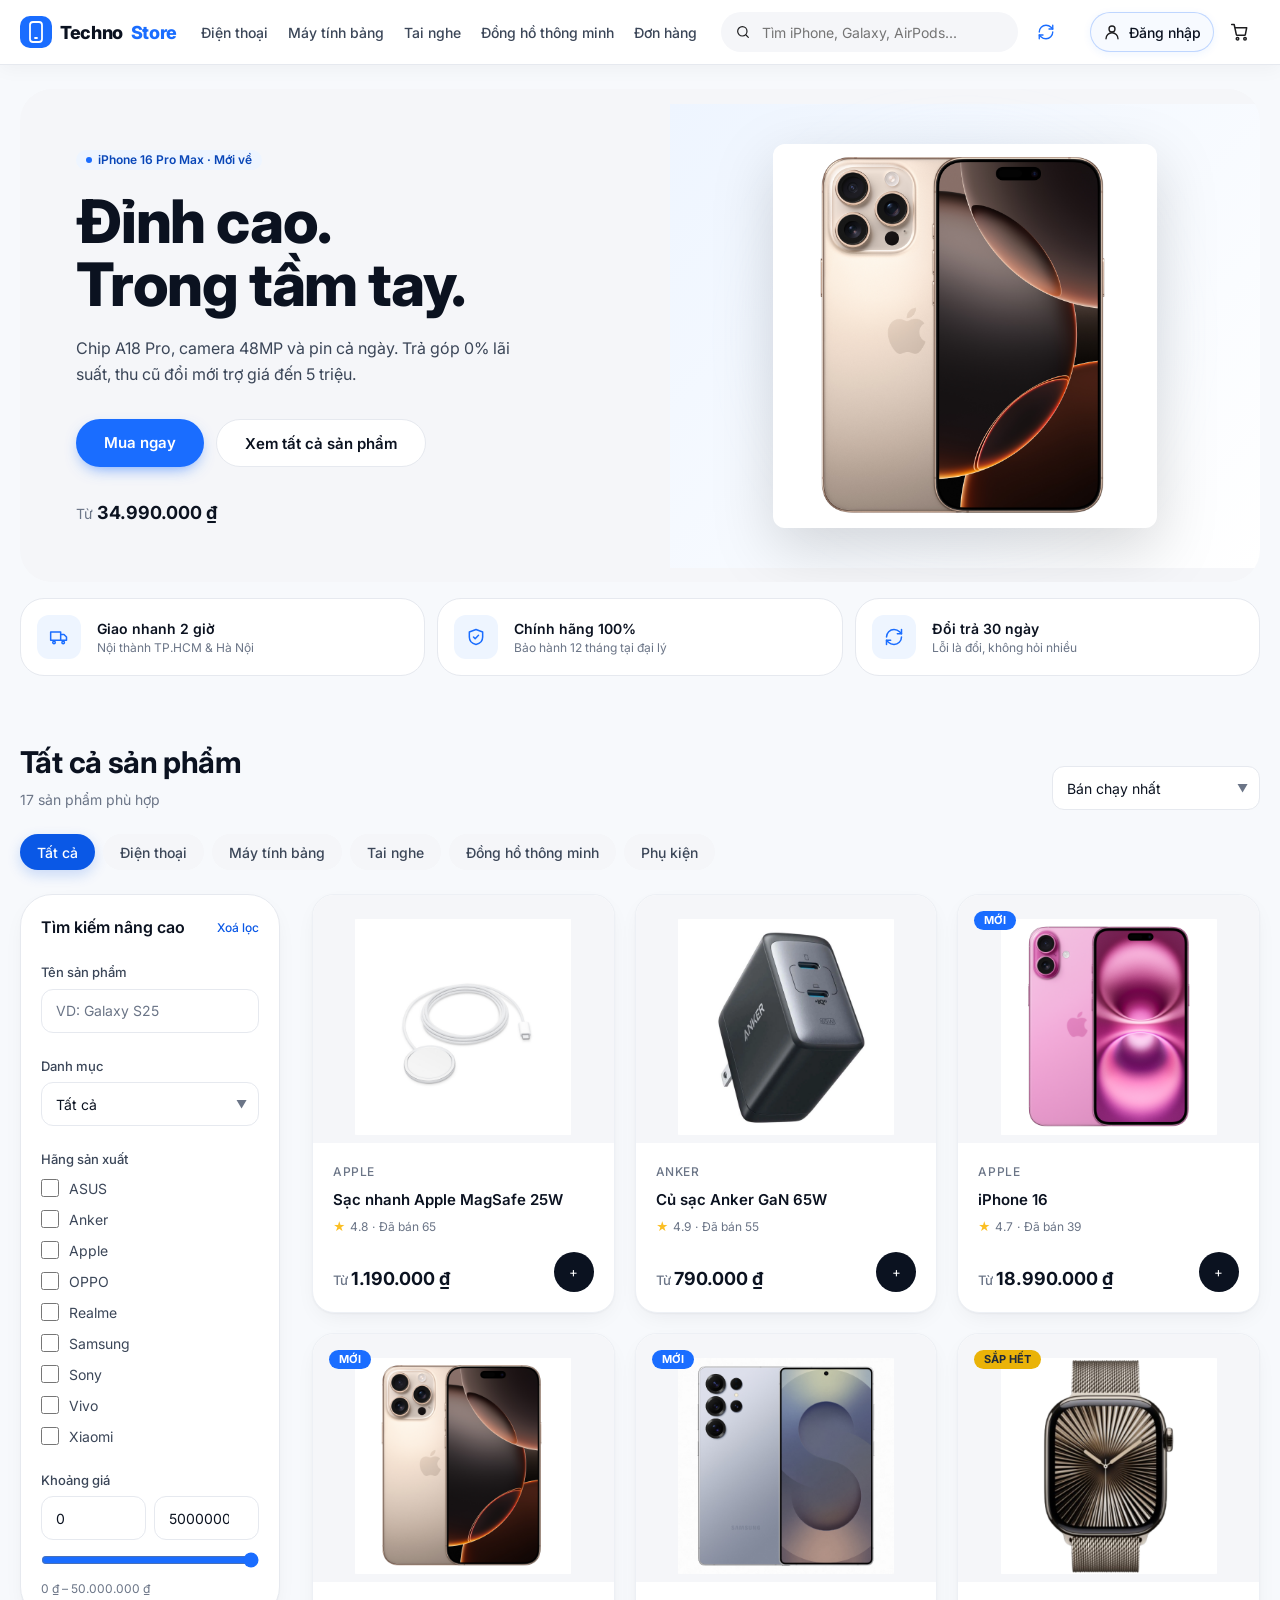
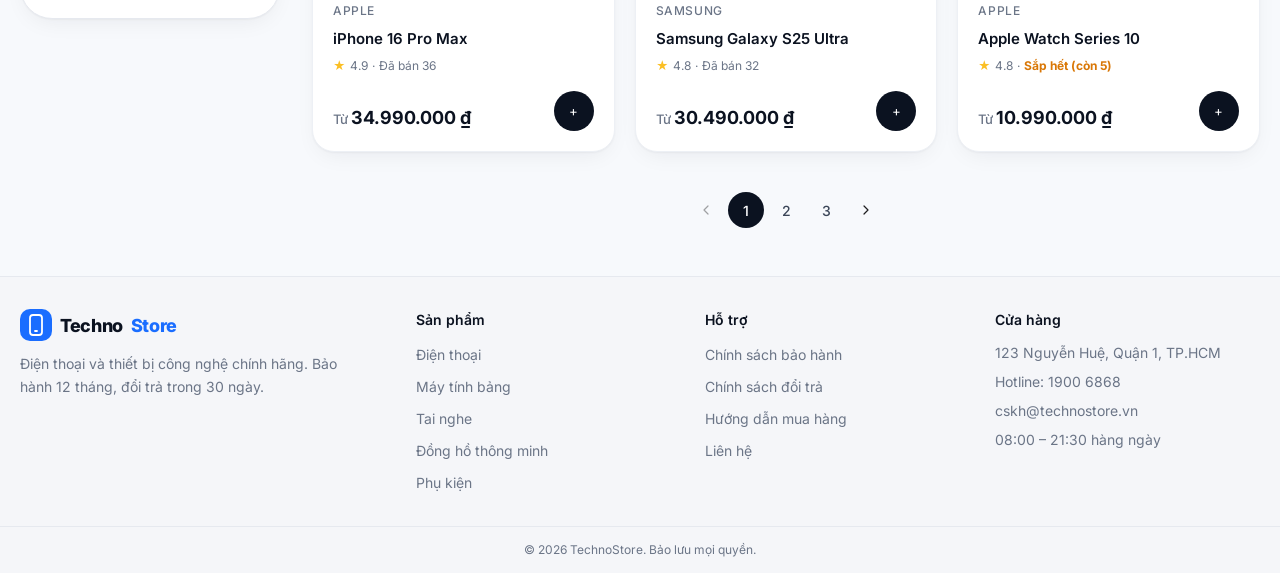
<file: index.html>
<!DOCTYPE html>
<html lang="vi">

<head>
  <meta charset="UTF-8">
  <meta name="viewport" content="width=device-width, initial-scale=1.0">
  <title>TechnoStore - Điện thoại & Thiết bị công nghệ chính hãng</title>
  <meta name="description"
    content="TechnoStore chuyên cung cấp điện thoại, máy tính bảng, tai nghe, đồng hồ chính hãng. Bảo hành 12 tháng, giao hàng nhanh 2h.">

  <link rel="stylesheet" href="css/components.css">
  <link rel="stylesheet" href="css/pages/home.css">
  <link rel="stylesheet" href="css/responsive.css">
</head>

<body>

  <!-- App Header Container -->
  <div id="headerContainer"></div>

  <!-- Main Content -->
  <main>
    <!-- Hero Banner Section -->
    <section class="container hero-section">
      <div class="hero-banner">
        <!-- Hero Text -->
        <div class="hero-text-col">
          <span class="badge badge-info">iPhone 16 Pro Max · Mới về</span>
          <h1 class="hero-heading">
            Đỉnh cao.<br />Trong tầm tay.
          </h1>
          <p class="hero-desc"> 
            Chip A18 Pro, camera 48MP và pin cả ngày. Trả góp 0% lãi suất, thu cũ đổi mới trợ giá đến 5 triệu.
          </p>
          <div class="hero-actions">
            <a href="detail.html?id=1" class="btn btn-primary btn-lg">Mua ngay</a>
            <button onclick="document.getElementById('list').scrollIntoView({ behavior: 'smooth' })"
              class="btn btn-secondary btn-lg">
              Xem tất cả sản phẩm
            </button>
          </div>
          <div class="hero-price-tag">
            Từ <b id="heroStartingPrice">34.990.000 ₫</b>
          </div>
        </div>

        <!-- Hero Graphic -->
        <div class="hero-art-col">
          <div class="hero-glow-circle"></div>
          <div id="heroArtWrapper" class="hero-device-art"></div>
        </div>
      </div>

      <!-- Feature Perks Row -->
      <div class="perks-grid">
        <div class="perk-card">
          <div class="perk-icon-wrap">
            <img src="assets/icon/giao-hang.svg" class="icon icon-20" alt="" />
          </div>
          <div>
            <div class="perk-title">Giao nhanh 2 giờ</div>
            <div class="perk-desc">Nội thành TP.HCM & Hà Nội</div>
          </div>
        </div>

        <div class="perk-card">
          <div class="perk-icon-wrap">
            <img src="assets/icon/bao-ve.svg" class="icon icon-20" alt="" />
          </div>
          <div>
            <div class="perk-title">Chính hãng 100%</div>
            <div class="perk-desc">Bảo hành 12 tháng tại đại lý</div>
          </div>
        </div>

        <div class="perk-card">
          <div class="perk-icon-wrap">
            <img src="assets/icon/refresh.svg" class="icon icon-20" alt="" />
          </div>
          <div>
            <div class="perk-title">Đổi trả 30 ngày</div>
            <div class="perk-desc">Lỗi là đổi, không hỏi nhiều</div>
          </div>
        </div>
      </div>
    </section>

    <!-- Main Products List Section -->
    <section id="list" class="container product-section">
      <!-- Section Top Bar -->
      <div class="section-top-bar">
        <div>
          <h2 class="section-title">Tất cả sản phẩm</h2>
          <p id="productCountDisplay" class="section-subtitle">Đang tải sản phẩm...</p>
        </div>

        <div class="section-controls">
          <div class="select-wrapper sort-select-wrap">
            <select id="filterSortSelect" class="select-control" aria-label="Sắp xếp sản phẩm">
              <option value="pop">Bán chạy nhất</option>
              <option value="asc">Giá thấp → cao</option>
              <option value="desc">Giá cao → thấp</option>
            </select>
            <span class="select-arrow">▼</span>
          </div>
        </div>
      </div>

      <!-- Category Pills -->
      <div class="category-pills-row" id="categoryPillsWrapper">
        <button class="cat-pill-btn active" data-category="Tất cả" onclick="filterCtrl.setCategory('Tất cả')">Tất
          cả</button>
        <button class="cat-pill-btn" data-category="Điện thoại" onclick="filterCtrl.setCategory('Điện thoại')">Điện
          thoại</button>
        <button class="cat-pill-btn" data-category="Máy tính bảng" onclick="filterCtrl.setCategory('Máy tính bảng')">Máy
          tính bảng</button>
        <button class="cat-pill-btn" data-category="Tai nghe" onclick="filterCtrl.setCategory('Tai nghe')">Tai
          nghe</button>
        <button class="cat-pill-btn" data-category="Đồng hồ thông minh"
          onclick="filterCtrl.setCategory('Đồng hồ thông minh')">Đồng hồ thông minh</button>
        <button class="cat-pill-btn" data-category="Phụ kiện" onclick="filterCtrl.setCategory('Phụ kiện')">Phụ
          kiện</button>
      </div>

      <!-- Two-Column Store Layout -->
      <div class="store-layout">
        <!-- Sidebar Filters -->
        <aside class="filter-sidebar">
          <div class="filter-sidebar-header">
            <h3 class="filter-sidebar-title">Tìm kiếm nâng cao</h3>
            <button onclick="filterCtrl.reset()" class="reset-filter-link">Xoá lọc</button>
          </div>

          <!-- Product Name Filter -->
          <div class="form-field" style="margin:0;">
            <label class="form-label">Tên sản phẩm</label>
            <input type="text" id="filterKeywordInput" placeholder="VD: Galaxy S25" class="input-control" />
          </div>

          <!-- Category Select Filter -->
          <div class="form-field" style="margin:0;">
            <label class="form-label">Danh mục</label>
            <div class="select-wrapper">
              <select id="filterCategorySelect" class="select-control">
                <option value="Tất cả">Tất cả</option>
                <option value="Điện thoại">Điện thoại</option>
                <option value="Máy tính bảng">Máy tính bảng</option>
                <option value="Tai nghe">Tai nghe</option>
                <option value="Đồng hồ thông minh">Đồng hồ thông minh</option>
                <option value="Phụ kiện">Phụ kiện</option>
              </select>
              <span class="select-arrow">▼</span>
            </div>
          </div>

          <!-- Brand Checkboxes Filter -->
          <div>
            <div class="form-label">Hãng sản xuất</div>
            <div class="brand-checkbox-list" id="brandCheckboxList">
              <label class="checkbox-label">
                <input type="checkbox" class="brand-filter-cb" value="Apple" /> Apple
              </label>
              <label class="checkbox-label">
                <input type="checkbox" class="brand-filter-cb" value="Samsung" /> Samsung
              </label>
              <label class="checkbox-label">
                <input type="checkbox" class="brand-filter-cb" value="Xiaomi" /> Xiaomi
              </label>
              <label class="checkbox-label">
                <input type="checkbox" class="brand-filter-cb" value="OPPO" /> OPPO
              </label>
              <label class="checkbox-label">
                <input type="checkbox" class="brand-filter-cb" value="Vivo" /> Vivo
              </label>
              <label class="checkbox-label">
                <input type="checkbox" class="brand-filter-cb" value="Realme" /> Realme
              </label>
              <label class="checkbox-label">
                <input type="checkbox" class="brand-filter-cb" value="ASUS" /> ASUS
              </label>
              <label class="checkbox-label">
                <input type="checkbox" class="brand-filter-cb" value="Sony" /> Sony
              </label>
              <label class="checkbox-label">
                <input type="checkbox" class="brand-filter-cb" value="Anker" /> Anker
              </label>
              <label class="checkbox-label">
                <input type="checkbox" class="brand-filter-cb" value="Google" /> Google
              </label>
            </div>
          </div>

          <!-- Price Range Filter -->
          <div>
            <div class="form-label">Khoảng giá</div>
            <div class="price-inputs-grid">
              <input type="number" id="filterPriceMin" class="input-control" min="0" value="0" step="1000000"
                placeholder="Từ" />
              <input type="number" id="filterPriceMax" class="input-control" min="0" value="50000000" step="1000000"
                placeholder="Đến" />
            </div>
            <input type="range" id="filterPriceRange" min="0" max="50000000" step="1000000" value="50000000"
              style="margin-top: 12px;" />
            <div class="price-range-label" id="priceRangeLabel">0 ₫ – 50.000.000 ₫</div>
          </div>
        </aside>

        <!-- Products Grid & Pagination -->
        <div>
          <div id="productsGrid" class="products-grid"></div>
          <div id="paginationContainer" class="pagination-wrapper"></div>
        </div>
      </div>
    </section>
  </main>

  <!-- App Footer Container -->
  <div id="footerContainer"></div>

  <!-- Floating Quick Switcher -->
  <div id="floatingNavContainer"></div>

  <!-- JavaScript Modules -->
  <script src="js/data.js"></script>
  <script src="js/db-image.js"></script>
  <script src="js/components.js"></script>
  <script src="js/display.js"></script>
  <script src="js/search.js"></script>

  <script>
    document.addEventListener('DOMContentLoaded', () => {
      // 1. Render Header & Footer
      renderStoreHeader('headerContainer', {
        basePath: './',
        isRoot: true,
        activePage: 'home'
      });

      renderStoreFooter('footerContainer', {
        basePath: './',
        isRoot: true
      });

      // 2. Render Hero Graphic & Giá bắt đầu (Ưu tiên sản phẩm còn hàng)
      const hero = getProducts().find(p => !p.isDeleted && (Number(p.stock) || 0) > 0) || getProducts()[0];
      const heroArt = document.getElementById('heroArtWrapper');
      if (heroArt && hero) {
        heroArt.innerHTML = renderProductImage(hero, 'width:100%;height:100%;');
      }
      const heroPriceEl = document.getElementById('heroStartingPrice');
      if (heroPriceEl && hero) {
        heroPriceEl.textContent = vnd(hero.basePrice || hero.price);
      }

      // 3. Initialize Search & Filter Controller (Chế độ Trang chủ: ẩn sản phẩm hết hàng)
      window.filterCtrl = new FilterController({
        detailUrlPrefix: 'detail.html?id=',
        isHome: true
      });
      window.filterCtrl.init();

      // Check query / category in URL if any
      const urlParams = new URLSearchParams(window.location.search);
      const urlCat = urlParams.get('cat');
      if (urlCat) {
        filterCtrl.setCategory(urlCat);
      }
      const urlQ = urlParams.get('q');
      if (urlQ) {
        const listEl = document.getElementById('list');
        if (listEl) listEl.scrollIntoView({ behavior: 'smooth' });
      }
    });
  </script>
</body>

</html>
</file>
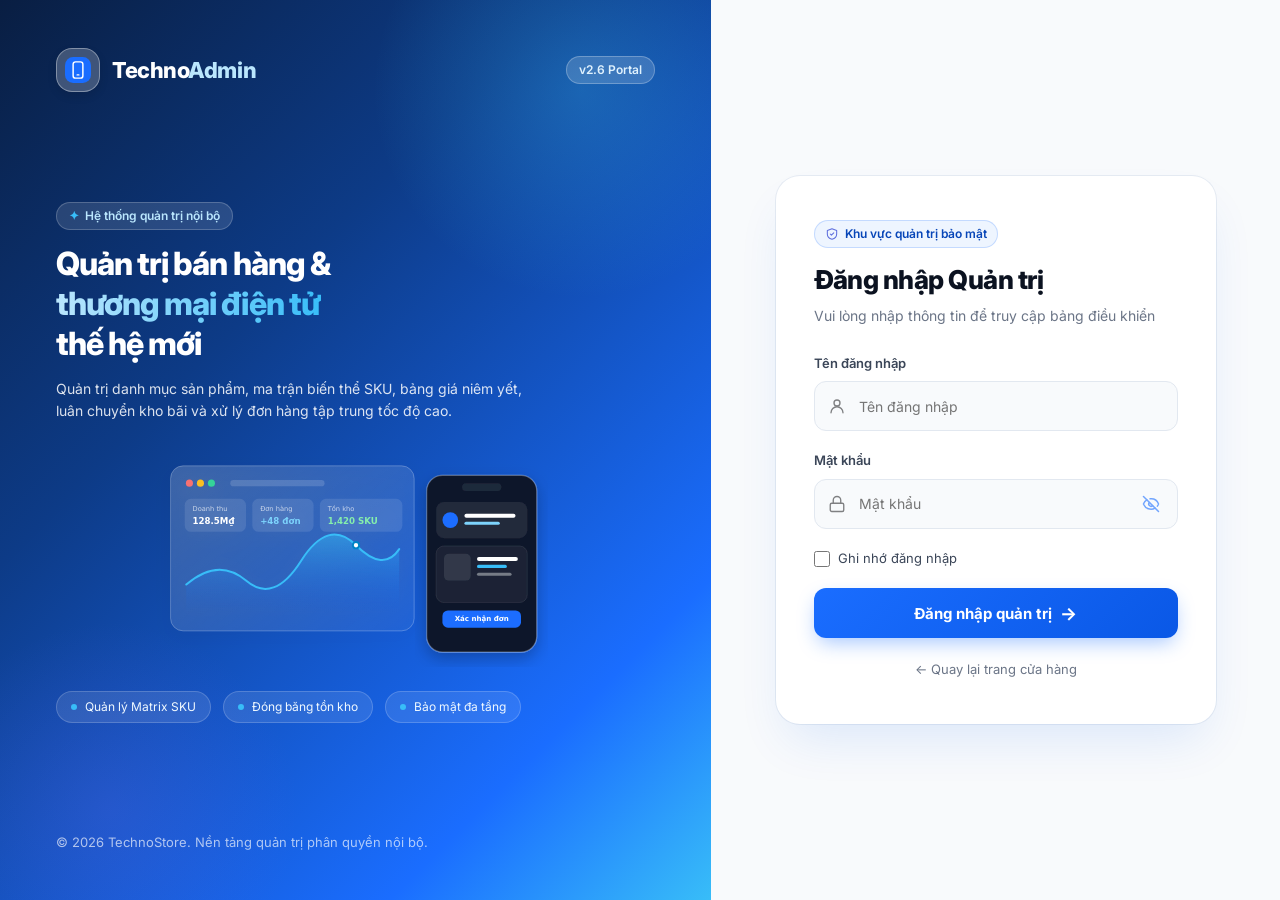
<file: admin.html>
<!DOCTYPE html>
<html lang="vi">

<head>
  <meta charset="UTF-8">
  <meta name="viewport" content="width=device-width, initial-scale=1.0">
  <title>TechnoAdmin - Cổng quản trị cửa hàng</title>
  <meta name="description" content="Trang quản trị bán hàng, đơn hàng, khách hàng và kho bãi TechnoStore.">

  <!-- CSS Stylesheets -->
  <link rel="stylesheet" href="css/components.css">
  <link rel="stylesheet" href="css/admin.css">
  <link rel="stylesheet" href="css/responsive.css">
</head>

<body>

  <!-- Admin Root Application Container -->
  <div id="adminApp"></div>

  <!-- JavaScript Modules -->
  <script src="js/data.js"></script>
  <script src="js/db-image.js"></script>
  <script src="js/components.js"></script>
  <script src="js/display.js"></script>
  <script src="js/admin.js"></script>

  <script>
    document.addEventListener('DOMContentLoaded', () => {
      initAdminPortal({
        basePath: './'
      });
    });
  </script>
</body>

</html>
</file>
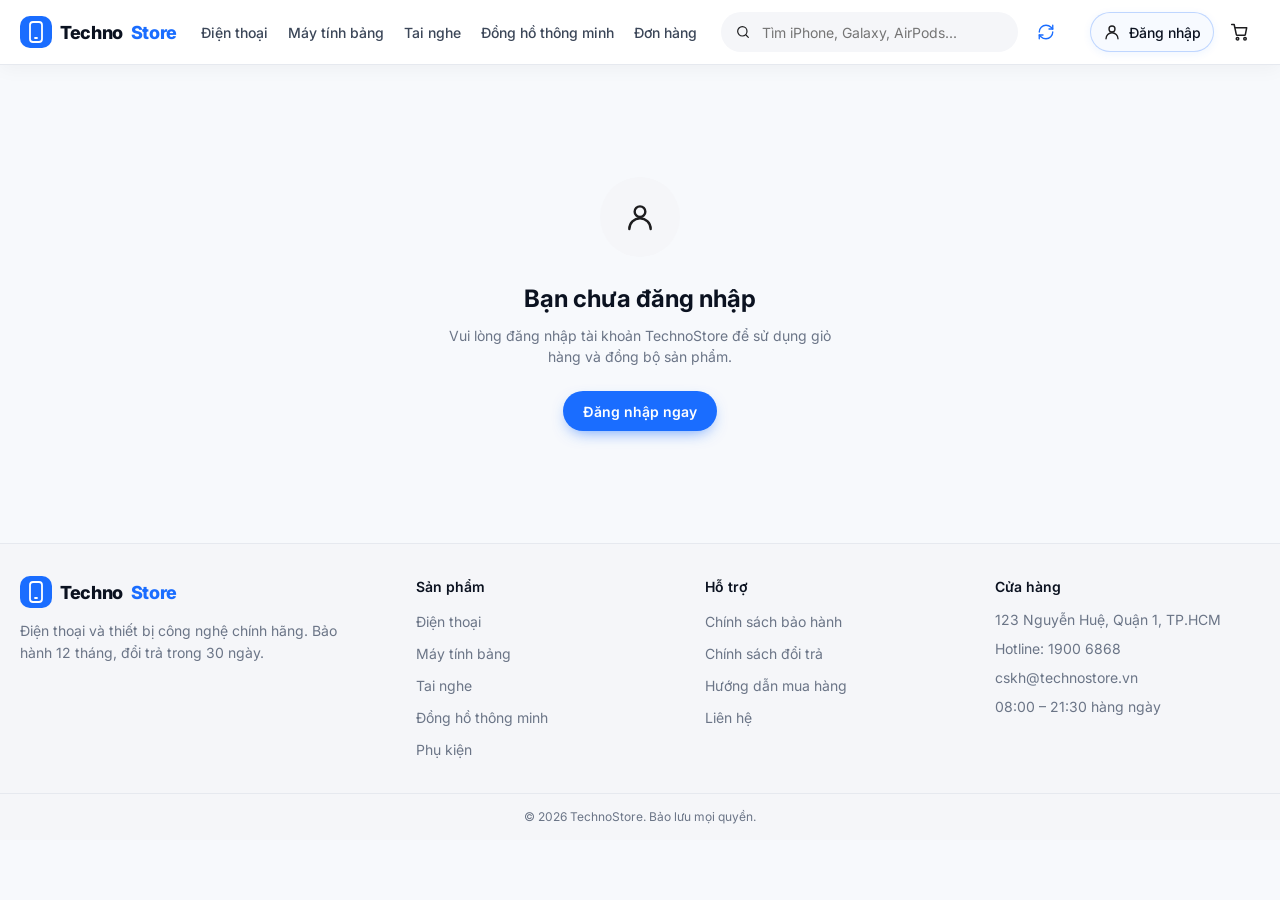
<file: checkout.html>
<!DOCTYPE html>
<html lang="vi">

<head>
  <meta charset="UTF-8">
  <meta name="viewport" content="width=device-width, initial-scale=1.0">
  <title>TechnoStore - Giỏ hàng & Thanh toán</title>
  <meta name="description" content="Giỏ hàng, thanh toán đơn hàng, lịch sử và tài khoản TechnoStore.">

  <!-- CSS Stylesheets -->
  <link rel="stylesheet" href="css/components.css">
  <link rel="stylesheet" href="css/pages/cart.css">
  <link rel="stylesheet" href="css/pages/auth.css">
  <link rel="stylesheet" href="css/responsive.css">
  <link id="legacyAuthStylesheet" rel="stylesheet" href="css/pages/login.css" media="not all">
</head>

<body>

  <!-- Header -->
  <div id="headerContainer"></div>

  <!-- VIEW 1: Giỏ hàng -->
  <main id="cartPageContent" style="display:none;"></main>

  <!-- VIEW 2: Thanh toán (Checkout) -->
  <main id="checkoutPageContent" style="display:none;"></main>

  <!-- VIEW 3: Lịch sử đơn hàng -->
  <main id="historyPageContent" class="container profile-container" style="display:none;">
    <div style="display: flex; flex-wrap: wrap; align-items: baseline; justify-content: space-between; gap: 16px; margin-bottom: 24px;">
      <div>
        <h1 style="font-size: 28px; font-weight: 700; color: var(--color-ink);">Lịch sử đơn hàng</h1>
        <p style="font-size: 14px; color: var(--color-ink-3); margin-top: 4px;">Xem lại và theo dõi tiến độ các đơn hàng của bạn</p>
      </div>
      <a href="checkout.html?page=profile" class="btn btn-secondary btn-sm">Xem hồ sơ cá nhân</a>
    </div>

    <!-- Status Filter Chips -->
    <div class="order-status-chips-wrap" style="margin-bottom: 24px;" id="orderFilterPills">
      <button class="order-filter-chip active" onclick="filterOrderHistory('')">Tất cả</button>
      <button class="order-filter-chip" onclick="filterOrderHistory('Chờ xác nhận')">Chờ xác nhận</button>
      <button class="order-filter-chip" onclick="filterOrderHistory('Đã xác nhận')">Đã xác nhận</button>
      <button class="order-filter-chip" onclick="filterOrderHistory('Đang giao')">Đang giao</button>
      <button class="order-filter-chip" onclick="filterOrderHistory('Đã giao')">Đã giao</button>
      <button class="order-filter-chip" onclick="filterOrderHistory('Đã huỷ')">Đã huỷ</button>
    </div>

    <!-- Orders List Wrap -->
    <div id="orderHistoryList" class="orders-list-wrap"></div>
  </main>

  <!-- VIEW 4: Hồ sơ cá nhân (Profile) -->
  <main id="profilePageContent" style="display:none;"></main>

  <!-- VIEW 5: Đăng nhập & Đăng ký -->
  <div id="authPageContent" style="display:none;">
    <header class="header">
      <a class="brand" href="index.html"><span class="brand-mark">T</span>Techno<span>Store</span></a>
      <a class="back" href="index.html">Về cửa hàng</a>
    </header>
    <main>
      <div class="card" id="authCard">
        <section class="form-panel login-panel" id="loginPanel">
          <a class="form-brand" href="index.html"><span class="form-brand-mark">T</span>Techno<span>Store</span></a>
          <div class="form-content">
            <span class="kicker">CHÀO MỪNG TRỞ LẠI</span>
            <h1>Đăng nhập</h1>
            <p class="description">Tiếp tục khám phá những công nghệ tuyệt vời dành riêng cho bạn.</p>
            <form class="auth-entry-form">
              <label for="identity">Email hoặc số điện thoại</label>
              <input id="identity" autocomplete="username" placeholder="Nhập email hoặc số điện thoại" required>
              <label for="loginPassword">Mật khẩu</label>
              <div class="password">
                <input id="loginPassword" type="password" autocomplete="current-password" placeholder="Nhập mật khẩu" required>
                <button type="button" data-password="loginPassword" aria-label="Hiện mật khẩu">◉</button>
              </div>
              <div class="options">
                <button type="button" class="text-button" id="forgot">Quên mật khẩu?</button>
              </div>
              <button class="primary" type="submit">Đăng nhập</button>
            </form>
            <p class="mobile-switch">Bạn chưa có tài khoản? <button type="button" data-mode="register">Đăng ký ngay</button></p>
          </div>
        </section>
        <section class="form-panel register-panel" id="registerPanel" inert aria-hidden="true">
          <a class="form-brand" href="index.html"><span class="form-brand-mark">T</span>Techno<span>Store</span></a>
          <div class="form-content">
            <span class="kicker">BẮT ĐẦU CÙNG TECHNOSTORE</span>
            <h1>Tạo tài khoản</h1>
            <p class="description">Đăng ký để lưu lại những sản phẩm bạn yêu thích.</p>
            <form class="auth-entry-form register-form">
              <label for="name">Họ và tên</label>
              <input id="name" autocomplete="name" placeholder="Nhập họ và tên" required>
              <label for="phone">Số điện thoại</label>
              <input id="phone" type="tel" autocomplete="tel" placeholder="Nhập số điện thoại" required>
              <label for="email">Email</label>
              <input id="email" type="email" autocomplete="email" placeholder="Nhập địa chỉ email" required>
              <label for="registerPassword">Mật khẩu</label>
              <div class="password">
                <input id="registerPassword" type="password" autocomplete="new-password" placeholder="Tối thiểu 6 ký tự" minlength="6" required>
                <button type="button" data-password="registerPassword" aria-label="Hiện mật khẩu">◉</button>
              </div>
              <button class="primary" type="submit">Tạo tài khoản</button>
            </form>
            <p class="mobile-switch">Đã có tài khoản? <button type="button" data-mode="login">Đăng nhập</button></p>
          </div>
        </section>
        <aside class="sliding-panel">
          <div class="orb orb-one"></div>
          <div class="orb orb-two"></div>
          <div class="device-stage" aria-hidden="true">
            <span class="device-halo"></span>
            <img class="shopping-art login-art" src="assets/login-shopping-illustration.png" alt="">
            <img class="shopping-art register-art" src="assets/register-shopping-illustration.png" alt="">
          </div>
          <div class="panel-content welcome">
            <h2>Xin chào!</h2>
            <p>Tạo tài khoản để mua sắm cùng TechnoStore.</p>
            <button class="outline" type="button" data-mode="register">Đăng ký ngay</button>
          </div>
          <div class="panel-content returning">
            <h2>Chào mừng trở lại!</h2>
            <p>Đăng nhập để tiếp tục mua sắm.</p>
            <button class="outline" type="button" data-mode="login">Đăng nhập</button>
          </div>
        </aside>
      </div>
    </main>
  </div>

  <!-- Footer -->
  <div id="footerContainer"></div>

  <!-- Floating Nav -->
  <div id="floatingNavContainer"></div>

  <!-- JavaScript Modules -->
  <script src="js/data.js"></script>
  <script src="js/db-image.js"></script>
  <script src="js/components.js"></script>
  <script src="js/display.js"></script>
  <script src="js/cart.js"></script>
  <script src="js/auth.js"></script>
  <script src="js/login.js"></script>

  <script>
    var activeStatusFilter = '';

    document.addEventListener('DOMContentLoaded', function () {
      var params = new URLSearchParams(window.location.search);
      var page = params.get('page') || 'cart';

      // Ẩn tất cả các view trước khi bật view tương ứng
      var views = ['cartPageContent', 'checkoutPageContent', 'historyPageContent', 'profilePageContent', 'authPageContent'];
      views.forEach(function (id) {
        var el = document.getElementById(id);
        if (el) el.style.display = 'none';
      });

      // Xác định activePage cho Header
      var activePageName = 'cart';
      if (page === 'checkout') activePageName = 'checkout';
      else if (page === 'history' || page === 'orders') activePageName = 'orders';
      else if (page === 'profile') activePageName = 'profile';

      // Render Header, Footer, Nav
      renderStoreHeader('headerContainer', {
        basePath: './',
        isRoot: true,
        activePage: activePageName
      });

      renderStoreFooter('footerContainer', {
        basePath: './',
        isRoot: true
      });

      renderFloatingNav('floatingNavContainer', {
        basePath: './',
        active: 'store'
      });

      // Điều hướng view theo tham số ?page=
      if (page === 'checkout') {
        document.getElementById('checkoutPageContent').style.display = '';
        document.title = 'Thanh toán đơn hàng - TechnoStore';
        initCheckoutPage({ basePath: './', isRoot: true });

      } else if (page === 'history' || page === 'orders') {
        document.getElementById('historyPageContent').style.display = '';
        document.title = 'Lịch sử đơn hàng - TechnoStore';
        renderOrderHistory();

      } else if (page === 'profile') {
        document.getElementById('profilePageContent').style.display = '';
        document.title = 'Thông tin tài khoản - TechnoStore';
        initProfilePage({
          basePath: './',
          isRoot: true,
          defaultTab: params.get('tab') || 'info'
        });

      } else if (page === 'login' || page === 'auth' || page === 'register') {
        document.getElementById('authPageContent').style.display = '';
        document.getElementById('headerContainer').style.display = 'none';
        document.getElementById('floatingNavContainer').style.display = 'none';
        document.getElementById('legacyAuthStylesheet').media = 'all';
        document.body.classList.add('legacy-auth-page');
        document.title = page === 'register' || params.get('mode') === 'register'
          ? 'Đăng ký | TechnoStore'
          : 'Đăng nhập | TechnoStore';
        initLegacyAuthPage({
          defaultMode: page === 'register' || params.get('mode') === 'register' ? 'register' : 'login'
        });

      } else {
        // Mặc định: Giỏ hàng (page === 'cart')
        document.getElementById('cartPageContent').style.display = '';
        document.title = 'Giỏ hàng - TechnoStore';
        initCartPage({ basePath: './', isRoot: true });
      }
    });

    function renderOrderHistory() {
      if (typeof renderCustomerOrderHistory === 'function') {
        renderCustomerOrderHistory('orderHistoryList', activeStatusFilter);
      }
    }

    function filterOrderHistory(status) {
      activeStatusFilter = status;
      document.querySelectorAll('#orderFilterPills .order-filter-chip').forEach(function (btn) {
        btn.classList.toggle('active', btn.textContent.trim() === (status || 'Tất cả'));
      });
      renderOrderHistory();
    }
  </script>
</body>

</html>
</file>
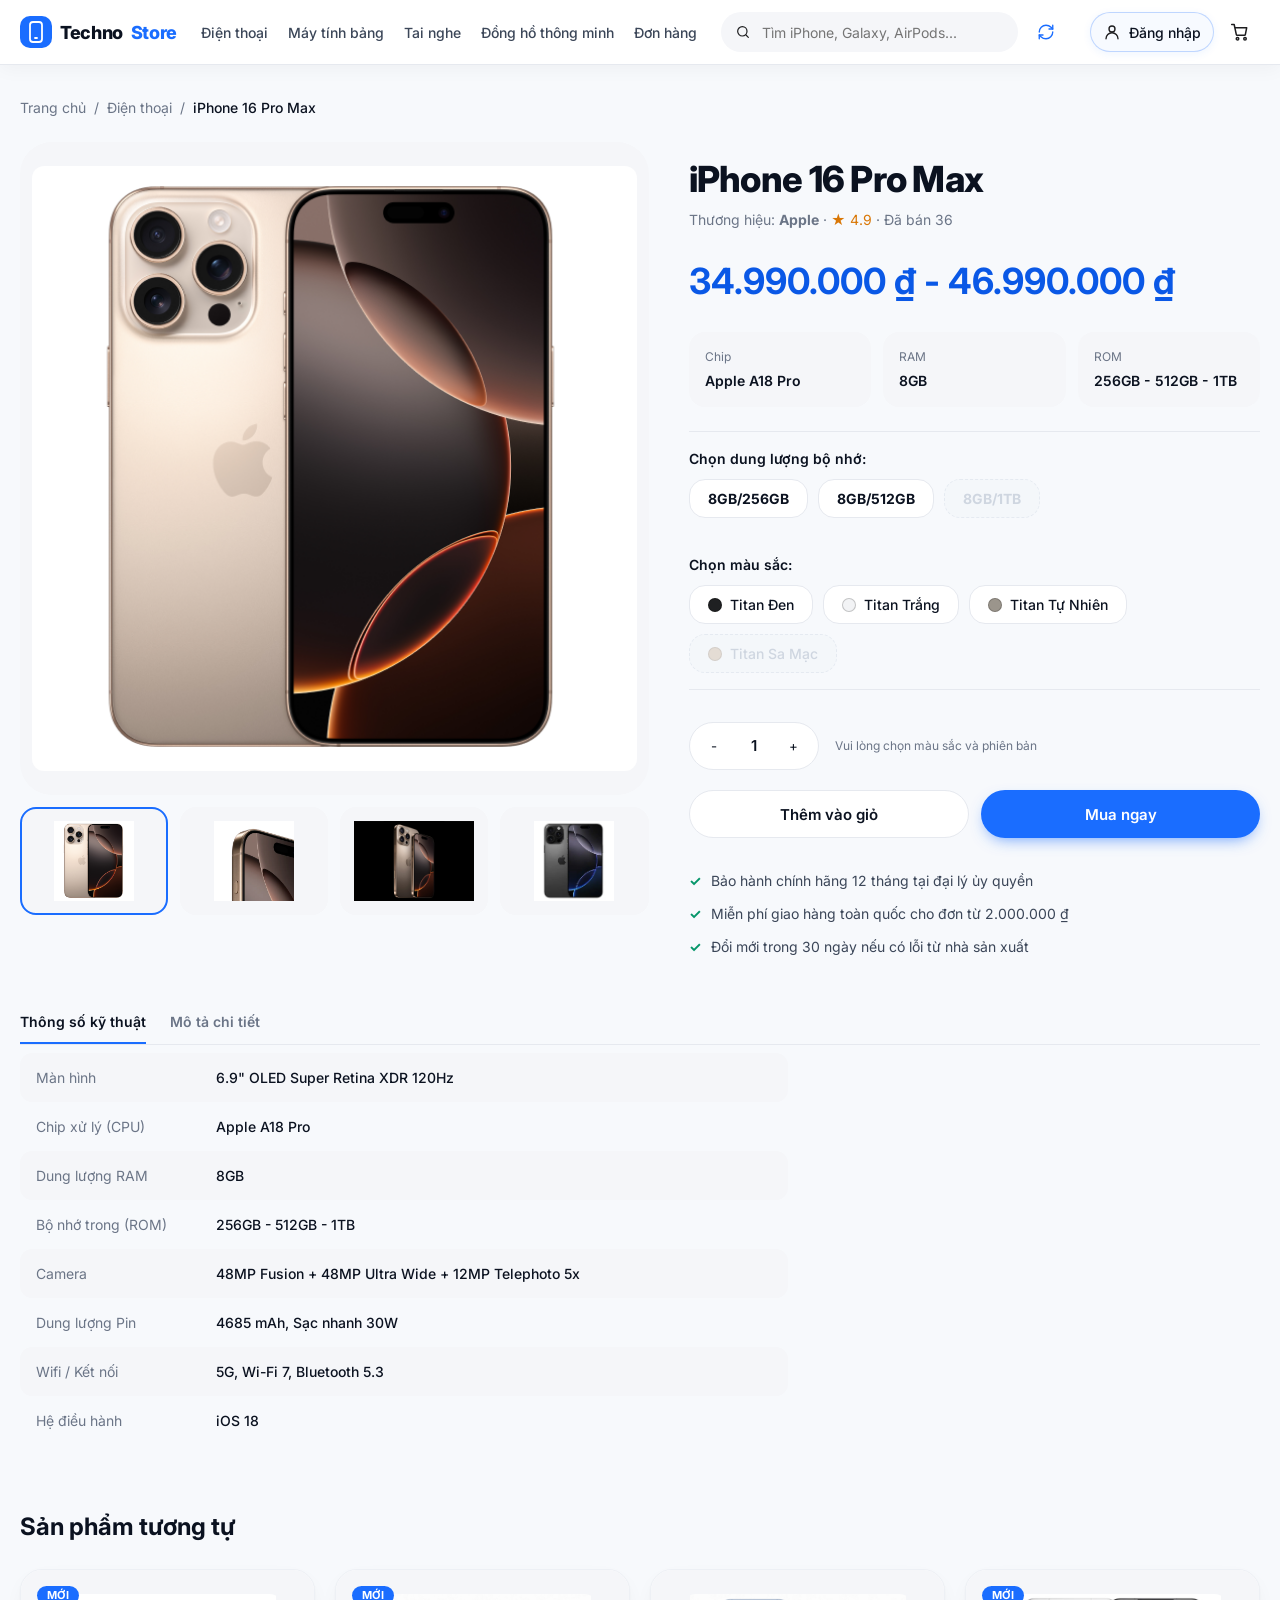
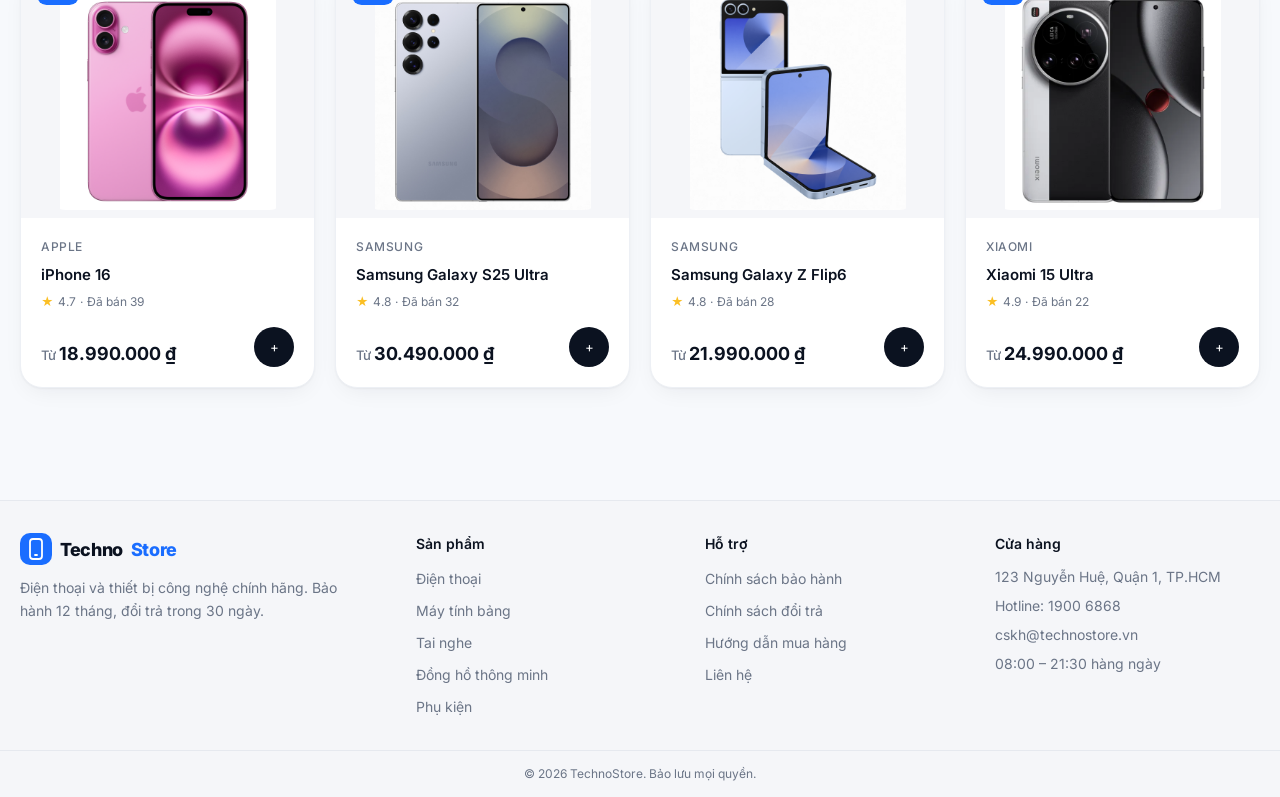
<file: detail.html>
<!DOCTYPE html>
<html lang="vi">

<head>
  <meta charset="UTF-8">
  <meta name="viewport" content="width=device-width, initial-scale=1.0">
  <title>Chi tiết sản phẩm - TechnoStore</title>
  <meta name="description"
    content="Xem thông số kỹ thuật, giá bán và đánh giá chi tiết sản phẩm chính hãng tại TechnoStore.">

  <!-- CSS Stylesheets (Đã gộp base.css & components.css) -->
  <link rel="stylesheet" href="css/components.css">
  <link rel="stylesheet" href="css/pages/detail.css">
  <link rel="stylesheet" href="css/responsive.css">
</head>

<body>

  <!-- Header -->
  <div id="headerContainer"></div>

  <!-- Detail Main View -->
  <main class="container detail-container" id="productDetailContainer">
    <!-- Breadcrumbs -->
    <div class="breadcrumb-trail" id="detailBreadcrumbs">
      <a href="index.html" class="breadcrumb-link">Trang chủ</a> /
      <span id="crumbCat" class="breadcrumb-link">Danh mục</span> /
      <span id="crumbName" class="breadcrumb-current">Tên sản phẩm</span>
    </div>

    <!-- Main 2-Col Grid -->
    <div class="detail-main-grid">
      <!-- Left Col: Gallery -->
      <div>
        <div class="gallery-main-view" id="galleryMainArt"></div>
        <div class="gallery-thumbs-row" id="galleryThumbs"></div>
      </div>

      <!-- Right Col: Product Info & Variant Selection -->
      <div class="detail-info-col">
        <div id="stockBadgeContainer"></div>
        <h1 class="detail-heading" id="productTitle">Tên sản phẩm</h1>
        <div class="detail-meta-text" id="productMeta">Thương hiệu: Apple</div>

        <div class="detail-price-box">
          <span class="detail-current-price" id="currentPrice">0 ₫</span>
          <span class="detail-old-price" id="oldPrice"></span>
        </div>

        <!-- Quick Specs Grid -->
        <div class="quick-specs-grid" id="quickSpecsGrid">
          <div class="quick-spec-card">
            <div class="quick-spec-key">Chip</div>
            <div class="quick-spec-val" id="specChip">-</div>
          </div>
          <div class="quick-spec-card">
            <div class="quick-spec-key">RAM</div>
            <div class="quick-spec-val" id="specRam">-</div>
          </div>
          <div class="quick-spec-card">
            <div class="quick-spec-key">ROM</div>
            <div class="quick-spec-val" id="specRom">-</div>
          </div>
        </div>

        <!-- KHU VỰC CHỌN PHIÊN BẢN (CHIPS / SWATCHES) CHUẨN THẾ GIỚI DI ĐỘNG -->
        <div id="variantSelectorContainer" class="variant-selector-section">
          <!-- Dynamic Variant Chips rendered by js/detail.js -->
        </div>

        <!-- Quantity Stepper -->
        <div class="qty-stepper-wrap">
          <div class="qty-control">
            <button type="button" class="qty-btn" onclick="changeDetailQty(-1)" aria-label="Giảm">-</button>
            <span class="qty-display" id="detailQtyVal">1</span>
            <button type="button" class="qty-btn" onclick="changeDetailQty(1)" aria-label="Tăng">+</button>
          </div>
          <div class="stock-note" id="maxStockNote">Đang kiểm tra tồn kho...</div>
        </div>

        <!-- Action Buttons -->
        <div class="detail-action-buttons">
          <button type="button" id="addToCartBtn" onclick="handleDetailAddToCart()" class="btn btn-secondary btn-lg">
            Thêm vào giỏ
          </button>
          <button type="button" id="buyNowBtn" onclick="handleDetailBuyNow()" class="btn btn-primary btn-lg">
            Mua ngay
          </button>
        </div>

        <!-- Perks List -->
        <ul class="detail-perks-list">
          <li class="detail-perk-row">
            <span style="color: #059669; font-weight: 700;">✓</span>
            Bảo hành chính hãng 12 tháng tại đại lý ủy quyền
          </li>
          <li class="detail-perk-row">
            <span style="color: #059669; font-weight: 700;">✓</span>
            Miễn phí giao hàng toàn quốc cho đơn từ 2.000.000 ₫
          </li>
          <li class="detail-perk-row">
            <span style="color: #059669; font-weight: 700;">✓</span>
            Đổi mới trong 30 ngày nếu có lỗi từ nhà sản xuất
          </li>
        </ul>
      </div>
    </div>

    <!-- Product Tabs: Specs & Description -->
    <div class="product-tabs-bar">
      <button class="tab-nav-btn active" id="tabSpecBtn" onclick="switchDetailTab('spec')">
        Thông số kỹ thuật
      </button>
      <button class="tab-nav-btn" id="tabDescBtn" onclick="switchDetailTab('desc')">
        Mô tả chi tiết
      </button>
    </div>

    <div id="tabContentArea">
      <!-- Specs Table -->
      <div id="tabSpecContent" class="specs-table-wrapper">
        <div id="specsRowsContainer"></div>
      </div>

      <!-- Description -->
      <div id="tabDescContent" class="product-desc-content" style="display: none;">
        <p id="descText"></p>
      </div>
    </div>

    <!-- Related Products -->
    <section class="related-section">
      <h2 class="related-title">Sản phẩm tương tự</h2>
      <div id="relatedProductsGrid" class="products-grid"></div>
    </section>
  </main>

  <!-- Footer -->
  <div id="footerContainer"></div>

  <!-- Floating Nav: Ẩn trên trang chi tiết sản phẩm (không hiển thị nút chuyển đổi role) -->

  <!-- JavaScript Modules -->
  <script src="js/data.js"></script>
  <script src="js/db-image.js"></script>
  <script src="js/components.js"></script>
  <script src="js/display.js"></script>
  <script src="js/detail.js"></script>

  <script>
    document.addEventListener('DOMContentLoaded', () => {
      renderStoreHeader('headerContainer', {
        basePath: './',
        isRoot: true
      });

      renderStoreFooter('footerContainer', {
        basePath: './',
        isRoot: true
      });

      // Khởi tạo trang chi tiết từ controller js/detail.js
      initDetailPage();
    });
  </script>
</body>

</html>
</file>
<file: css/components.css>
/* ==========================================================================
   TECHNOSTORE UI COMPONENTS (BẢN TINH GỌN)
   ==========================================================================
   BẢNG MÀU FIGMA (TRA CỨU NHANH):
   - Xanh dương chủ đạo (--color-brand-500): Nút "Mua ngay", Tag "MỚI", Viền Input.
   - Xanh dương đậm (--color-brand-600, 700): Trạng thái Hover/Active của nút chính.
   - Đen đậm (--color-ink): Tiêu đề sản phẩm, Giá tiền, Nút thêm giỏ hàng.
   - Xám đậm (--color-ink-2): Nhãn ô nhập (Label), Text mô tả phụ.
   - Xám nhạt (--color-ink-3): Text Placeholder, Giá cũ gạch ngang.
   - Xám viền (--color-line): Viền khung thẻ Card, Viền bảng Table.
   - Xám nền (--color-surface): Nền body trang web, Nền ảnh sản phẩm.
   - Trắng (--color-white): Nền khối thẻ Card, Nền Modal Popup.
   - Trạng thái: Thành công (Success/Xanh lá), Cảnh báo (Warning/Vàng), Lỗi (Danger/Đỏ).
   ========================================================================== */

@import url('https://fonts.googleapis.com/css2?family=Inter:wght@400;500;600;700;800&display=swap');

/* ==========================================================================
   1. HỆ THỐNG BIẾN TOÀN CỤC (:root)
   ========================================================================== */
:root {
  --font-sans: 'Inter', -apple-system, BlinkMacSystemFont, 'Segoe UI', Roboto, Helvetica, Arial, sans-serif;
  --font-mono: ui-monospace, SFMono-Regular, Menlo, Monaco, Consolas, monospace;

  --color-brand-50: #eef5ff;
  --color-brand-100: #d9e8ff;
  --color-brand-500: #1a6dff;
  --color-brand-600: #0a58e6;
  --color-brand-700: #0846b8;

  --color-ink: #0b1220;
  --color-ink-2: #3b4658;
  --color-ink-3: #6b7587;
  --color-line: #e6e9ef;
  --color-surface: #f5f6f9;
  --color-white: #ffffff;

  --color-success-bg: #ecfdf5;
  --color-success-text: #047857;
  --color-success-dot: #10b981;

  --color-warning-bg: #fffbeb;
  --color-warning-text: #b45309;
  --color-warning-dot: #f59e0b;

  --color-danger-bg: #fef2f2;
  --color-danger-text: #b91c1c;
  --color-danger-dot: #ef4444;

  --color-info-bg: #eef5ff;
  --color-info-text: #0846b8;
  --color-info-dot: #1a6dff;

  --shadow-soft: 0 1px 2px rgba(11, 18, 32, 0.04), 0 8px 24px -8px rgba(11, 18, 32, 0.08);
  --shadow-lift: 0 2px 4px rgba(11, 18, 32, 0.05), 0 18px 40px -12px rgba(11, 18, 32, 0.18);
  --shadow-primary-btn: 0 6px 16px -6px rgba(26, 109, 255, 0.7);

  --radius-sm: 8px;
  --radius-md: 12px;
  --radius-lg: 16px;
  --radius-xl: 20px;
  --radius-2xl: 24px;
  --radius-3xl: 32px;
  --radius-full: 9999px;

  --transition-fast: 0.15s ease;
  --transition-normal: 0.2s ease;
}

/* ==========================================================================
   2. RESET CSS & CẤU HÌNH FONT CHỮ MẶC ĐỊNH
   ========================================================================== */
*,
*::before,
*::after {
  box-sizing: border-box;
  margin: 0;
  padding: 0;
}

html,
body {
  min-height: 100%;
}

body {
  font-family: var(--font-sans);
  background-color: var(--color-white);
  color: var(--color-ink);
  -webkit-font-smoothing: antialiased;
  -moz-osx-font-smoothing: grayscale;
  line-height: 1.5;
}

* {
  scrollbar-width: none;
}

*::-webkit-scrollbar {
  display: none;
}

::selection {
  background: var(--color-brand-100);
  color: var(--color-ink);
}

a {
  color: inherit;
  text-decoration: none;
}

button {
  font-family: inherit;
  border: none;
  background: none;
  cursor: pointer;
  color: inherit;
}

button:disabled {
  cursor: not-allowed;
}

input,
select,
textarea {
  font-family: inherit;
  font-size: inherit;
}

ul,
ol {
  list-style: none;
}

img,
svg {
  display: block;
  max-width: 100%;
}

/* ==========================================================================
   3. BỐ CỤC KHUNG CHỨA (CONTAINER) & HIỆU ỨNG POPUP
   ========================================================================== */
@keyframes pop {
  from {
    opacity: 0;
    transform: translateY(8px) scale(0.98);
  }

  to {
    opacity: 1;
    transform: none;
  }
}

.pop {
  animation: pop 0.25s ease-out forwards;
}

.container {
  width: 100%;
  max-width: 1280px;
  margin-left: auto;
  margin-right: auto;
  padding-left: 20px;
  padding-right: 20px;
}

.container-narrow {
  width: 100%;
  max-width: 1152px;
  margin-left: auto;
  margin-right: auto;
  padding-left: 20px;
  padding-right: 20px;
}

/* ==========================================================================
   4. CÁC BIẾN THỂ NÚT BẤM (BUTTONS)
   Tương ứng các nút Mua ngay, Đăng nhập, Hủy, Xem thêm trên Figma
   ========================================================================== */
.btn {
  display: inline-flex;
  align-items: center;
  justify-content: center;
  gap: 8px;
  border-radius: var(--radius-full);
  font-weight: 600;
  transition: all var(--transition-fast);
  cursor: pointer;
  text-decoration: none;
  white-space: nowrap;
}

.btn:focus-visible {
  outline: 2px solid var(--color-brand-500);
  outline-offset: 2px;
}

.btn:disabled {
  background-color: var(--color-surface) !important;
  color: var(--color-ink-3) !important;
  box-shadow: none !important;
  border-color: transparent !important;
  cursor: not-allowed;
}

.btn-primary {
  background-color: var(--color-brand-500);
  color: var(--color-white);
  box-shadow: var(--shadow-primary-btn);
}

.btn-primary:hover:not(:disabled) {
  background-color: var(--color-brand-600);
}

.btn-primary:active:not(:disabled) {
  background-color: var(--color-brand-700);
}

.btn-dark {
  background-color: var(--color-ink);
  color: var(--color-white);
}

.btn-dark:hover:not(:disabled) {
  background-color: #000000;
}

.btn-secondary {
  background-color: var(--color-white);
  color: var(--color-ink);
  border: 1px solid var(--color-line);
}

.btn-secondary:hover:not(:disabled) {
  border-color: var(--color-ink-3);
  background-color: var(--color-surface);
}

.btn-ghost {
  background-color: transparent;
  color: var(--color-brand-600);
}

.btn-ghost:hover:not(:disabled) {
  background-color: var(--color-brand-50);
}

.btn-danger {
  background-color: var(--color-danger-bg);
  color: var(--color-danger-text);
}

.btn-danger:hover:not(:disabled) {
  background-color: #fee2e2;
}

.btn-sm {
  height: 32px;
  padding: 0 12px;
  font-size: 13px;
}

.btn-md {
  height: 40px;
  padding: 0 20px;
  font-size: 14px;
}

.btn-lg {
  height: 48px;
  padding: 0 28px;
  font-size: 15px;
}

.btn-full {
  width: 100%;
}

/* ==========================================================================
   5. Ô NHẬP LIỆU & BIỂU MẪU (FORMS & INPUTS)
   Tương ứng thanh Tìm kiếm, Form Đăng nhập/Thanh toán trên Figma
   ========================================================================== */
.form-field {
  display: block;
  margin-bottom: 16px;
}

.form-label {
  display: block;
  margin-bottom: 6px;
  font-size: 13px;
  font-weight: 500;
  color: var(--color-ink-2);
}

.form-hint {
  display: block;
  margin-top: 4px;
  font-size: 12px;
  color: var(--color-ink-3);
}

.input-control,
.select-control,
.textarea-control {
  height: 44px;
  width: 100%;
  border-radius: var(--radius-md);
  border: 1px solid var(--color-line);
  background-color: var(--color-white);
  padding: 0 14px;
  font-size: 14px;
  color: var(--color-ink);
  transition: border-color var(--transition-fast), box-shadow var(--transition-fast);
}

.textarea-control {
  height: auto;
  padding: 12px 14px;
  resize: vertical;
}

.input-control::placeholder,
.textarea-control::placeholder {
  color: var(--color-ink-3);
}

.input-control:focus,
.select-control:focus,
.textarea-control:focus {
  border-color: var(--color-brand-500);
  outline: none;
  box-shadow: 0 0 0 4px var(--color-brand-100);
}

.input-control:disabled,
.select-control:disabled,
.textarea-control:disabled {
  background-color: var(--color-surface);
  cursor: not-allowed;
}

.select-wrapper {
  position: relative;
  display: block;
  width: 100%;
}

.select-control {
  appearance: none;
  -webkit-appearance: none;
  padding-right: 36px;
  cursor: pointer;
}

.select-arrow {
  position: absolute;
  right: 12px;
  top: 50%;
  transform: translateY(-50%);
  pointer-events: none;
  color: var(--color-ink-3);
  font-size: 11px;
}

.checkbox-label,
.radio-label {
  display: inline-flex;
  align-items: center;
  gap: 10px;
  font-size: 14px;
  color: var(--color-ink-2);
  cursor: pointer;
  user-select: none;
  transition: color var(--transition-fast);
}

.checkbox-label:hover,
.radio-label:hover {
  color: var(--color-ink);
}

.checkbox-label input[type="checkbox"],
.radio-label input[type="radio"] {
  width: 18px;
  height: 18px;
  accent-color: var(--color-brand-500);
  cursor: pointer;
}

input[type="range"] {
  width: 100%;
  accent-color: var(--color-brand-500);
  cursor: pointer;
}

/* ==========================================================================
   6. NHÃN TRẠNG THÁI & TAG SẢN PHẨM (BADGES & TAGS)
   Tương ứng nhãn Đã giao/Đã hủy trong Admin, tag Giảm giá ở góc thẻ sản phẩm
   ========================================================================== */
.badge {
  display: inline-flex;
  align-items: center;
  gap: 6px;
  white-space: nowrap;
  border-radius: var(--radius-full);
  padding: 4px 10px;
  font-size: 12px;
  font-weight: 600;
  line-height: 1;
}

.badge::before {
  content: '';
  display: inline-block;
  width: 6px;
  height: 6px;
  border-radius: var(--radius-full);
}

.badge-info {
  background-color: var(--color-info-bg);
  color: var(--color-info-text);
}

.badge-info::before {
  background-color: var(--color-info-dot);
}

.badge-warning {
  background-color: var(--color-warning-bg);
  color: var(--color-warning-text);
}

.badge-warning::before {
  background-color: var(--color-warning-dot);
}

.badge-success {
  background-color: var(--color-success-bg);
  color: var(--color-success-text);
}

.badge-success::before {
  background-color: var(--color-success-dot);
}

.badge-danger {
  background-color: var(--color-danger-bg);
  color: var(--color-danger-text);
}

.badge-danger::before {
  background-color: var(--color-danger-dot);
}

.badge-neutral {
  background-color: var(--color-surface);
  color: var(--color-ink-2);
}

.badge-neutral::before {
  background-color: var(--color-ink-3);
}

.product-tag {
  border-radius: var(--radius-full);
  padding: 4px 10px;
  font-size: 11px;
  font-weight: 700;
  color: var(--color-white);
  line-height: 1;
}

.product-tag-new {
  background-color: var(--color-brand-500);
}

.product-tag-sale {
  background-color: var(--color-danger-dot);
}

/* ==========================================================================
   7. THANH CHUYỂN TRANG (PAGINATION)
   Tương ứng cụm số thứ tự trang [1] [2] [3] ở cuối danh sách sản phẩm
   ========================================================================== */
.pagination {
  display: flex;
  align-items: center;
  justify-content: center;
  gap: 4px;
}

.page-btn {
  display: grid;
  place-items: center;
  width: 36px;
  height: 36px;
  border-radius: var(--radius-full);
  font-size: 14px;
  font-weight: 500;
  color: var(--color-ink-2);
  transition: all var(--transition-fast);
  cursor: pointer;
}

.page-btn:hover:not(:disabled):not(.active) {
  background-color: var(--color-surface);
  color: var(--color-ink);
}

.page-btn.active {
  background-color: var(--color-ink);
  color: var(--color-white);
}

.page-btn:disabled {
  opacity: 0.4;
  cursor: not-allowed;
}

/* ==========================================================================
   8. BẢNG DỮ LIỆU QUẢN TRỊ ADMIN (DATA TABLE)
   Tương ứng danh sách Khách hàng, Đơn hàng, Kho hàng trong trang Admin
   ========================================================================== */
.table-responsive {
  width: 100%;
  overflow-x: auto;
  border-radius: var(--radius-2xl);
  border: 1px solid var(--color-line);
  background-color: var(--color-white);
  box-shadow: var(--shadow-soft);
}

.data-table {
  width: 100%;
  min-width: 720px;
  border-collapse: collapse;
  text-align: left;
  font-size: 14px;
}

.data-table thead tr {
  border-bottom: 1px solid var(--color-line);
  background-color: rgba(245, 246, 249, 0.7);
  font-size: 12px;
  text-transform: uppercase;
  letter-spacing: 0.05em;
  color: var(--color-ink-3);
}

.data-table th {
  padding: 12px 16px;
  font-weight: 600;
}

.data-table tbody tr {
  border-bottom: 1px solid rgba(230, 233, 239, 0.7);
  transition: background-color var(--transition-fast);
}

.data-table tbody tr:last-child {
  border-bottom: none;
}

.data-table tbody tr:hover {
  background-color: rgba(238, 245, 255, 0.4);
}

.data-table td {
  padding: 14px 16px;
  color: var(--color-ink-2);
  vertical-align: middle;
}

.data-table .text-right {
  text-align: right;
}

.data-table .text-center {
  text-align: center;
}

/* ==========================================================================
   9. CỬA SỔ BẬT LÊN (MODAL POPUP)
   Tương ứng khung Xác nhận xóa, form Thêm Sản Phẩm bật đè lên màn hình
   ========================================================================== */
.modal-overlay {
  position: fixed;
  inset: 0;
  z-index: 100;
  display: grid;
  place-items: center;
  background-color: rgba(11, 18, 32, 0.4);
  padding: 16px;
  backdrop-filter: blur(4px);
}

.modal-box {
  width: 100%;
  max-width: 480px;
  max-height: 90vh;
  overflow-y: auto;
  background-color: var(--color-white);
  border-radius: var(--radius-3xl);
  box-shadow: var(--shadow-lift);
}

.modal-box.modal-wide {
  max-width: 680px;
}

.modal-header {
  display: flex;
  align-items: center;
  justify-content: space-between;
  border-bottom: 1px solid var(--color-line);
  padding: 16px 24px;
}

.modal-title {
  font-size: 18px;
  font-weight: 600;
}

.modal-close-btn {
  display: grid;
  place-items: center;
  width: 32px;
  height: 32px;
  border-radius: var(--radius-full);
  color: var(--color-ink-3);
  transition: background-color var(--transition-fast);
}

.modal-close-btn:hover {
  background-color: var(--color-surface);
  color: var(--color-ink);
}

.modal-body {
  padding: 20px 24px;
}

.modal-footer {
  display: flex;
  justify-content: flex-end;
  gap: 8px;
  border-top: 1px solid var(--color-line);
  padding: 16px 24px;
}

/* ==========================================================================
   10. THẺ HIỂN THỊ SẢN PHẨM (PRODUCT CARD)
   Tương ứng khối chữ nhật chứa ảnh, tên, giá bán và nút [+] Thêm giỏ hàng
   ========================================================================== */
.product-card {
  display: flex;
  flex-direction: column;
  overflow: hidden;
  border-radius: var(--radius-3xl);
  border: 1px solid var(--color-line);
  background-color: var(--color-white);
  box-shadow: var(--shadow-soft);
  transition: transform var(--transition-normal), box-shadow var(--transition-normal);
}

.product-card:hover {
  transform: translateY(-4px);
  box-shadow: var(--shadow-lift);
}

.product-img-btn {
  position: relative;
  display: block;
  background-color: var(--color-surface);
  padding: 24px 32px 8px;
  text-align: left;
  border: none;
  cursor: pointer;
  width: 100%;
}

.product-badges {
  position: absolute;
  left: 16px;
  top: 16px;
  display: flex;
  gap: 6px;
  z-index: 2;
}

.product-art-wrap {
  margin: 0 auto;
  height: 216px;
  display: flex;
  align-items: center;
  justify-content: center;
  transition: transform 0.3s ease;
}

.product-image-frame {
  display: grid;
  min-width: 32px;
  min-height: 32px;
  max-width: 100%;
  place-items: center;
  overflow: hidden;
  border-radius: var(--radius-md);
}

.product-image-frame > img,
.product-image-frame > .product-image-placeholder {
  grid-area: 1 / 1;
  max-width: 100%;
  max-height: 100%;
}

.product-image-frame > img {
  width: 100%;
  height: 100%;
  object-fit: contain;
}

.product-art-wrap > .product-image-frame {
  display: flex;
  align-items: center;
  justify-content: center;
}

.product-art-wrap > .product-image-frame > img {
  width: auto;
  height: 100%;
  max-width: 100%;
  object-fit: contain;
}

.product-image-placeholder {
  display: grid;
  width: 100%;
  height: 100%;
  min-width: 32px;
  min-height: 32px;
  place-items: center;
  border-radius: inherit;
  background-color: #f1f5f9;
  color: #94a3b8;
  font-size: 22px;
}

.product-image-placeholder[hidden] {
  display: none !important;
}

.product-card:hover .product-art-wrap {
  transform: scale(1.05);
}

.product-card-body {
  display: flex;
  flex-direction: column;
  flex: 1;
  gap: 8px;
  padding: 20px;
}

.product-brand {
  font-size: 12px;
  font-weight: 500;
  text-transform: uppercase;
  letter-spacing: 0.05em;
  color: var(--color-ink-3);
}

.product-title {
  text-align: left;
  font-size: 15px;
  font-weight: 600;
  line-height: 1.4;
  color: var(--color-ink);
  transition: color var(--transition-fast);
  text-decoration: none;
  cursor: pointer;
  border: none;
  padding: 0;
  background: none;
}

.product-title:hover {
  color: var(--color-brand-600);
}

.product-rating {
  display: flex;
  align-items: center;
  gap: 4px;
  font-size: 12px;
  color: var(--color-ink-3);
}

.star-icon {
  color: #fbbf24;
  fill: #fbbf24;
}

.product-bottom-row {
  margin-top: auto;
  display: flex;
  align-items: flex-end;
  justify-content: space-between;
  gap: 8px;
  padding-top: 8px;
}

.product-price {
  font-size: 18px;
  font-weight: 700;
  color: var(--color-ink);
}

.product-old-price {
  font-size: 12px;
  color: var(--color-ink-3);
  text-decoration: line-through;
}

.product-add-btn {
  display: grid;
  place-items: center;
  width: 40px;
  height: 40px;
  border-radius: var(--radius-full);
  background-color: var(--color-ink);
  color: var(--color-white);
  transition: background-color var(--transition-fast), transform var(--transition-fast);
  cursor: pointer;
  border: none;
}

.product-add-btn:hover {
  background-color: var(--color-brand-500);
  transform: scale(1.05);
}

/* ==========================================================================
   11. THANH ĐIỀU HƯỚNG ĐẦU TRANG (STORE HEADER)
   Tương ứng thanh chứa Logo, Ô tìm kiếm và icon Giỏ hàng cố định trên cùng
   ========================================================================== */
.store-header {
  position: sticky;
  top: 0;
  z-index: 40;
  border-bottom: 1px solid var(--color-line);
  background-color: rgba(255, 255, 255, 0.85);
  backdrop-filter: blur(20px);
  -webkit-backdrop-filter: blur(20px);
}

.header-container {
  display: flex;
  height: 64px;
  max-width: 1280px;
  margin: 0 auto;
  align-items: center;
  gap: 24px;
  padding: 0 20px;
}

.brand-logo {
  display: flex;
  align-items: center;
  gap: 8px;
  font-size: 18px;
  font-weight: 800;
  letter-spacing: -0.02em;
  color: var(--color-ink);
  text-decoration: none;
}

.logo-icon-box {
  display: grid;
  place-items: center;
  width: 32px;
  height: 32px;
  border-radius: var(--radius-md);
  background-color: var(--color-brand-500);
  color: var(--color-white);
}

.brand-accent {
  color: var(--color-brand-500);
}

.store-nav {
  display: none;
  align-items: center;
  gap: 20px;
  font-size: 14px;
  font-weight: 500;
  color: var(--color-ink-2);
}

@media (min-width: 1024px) {
  .store-nav {
    display: flex;
  }
}

.nav-link {
  color: var(--color-ink-2);
  text-decoration: none;
  transition: color var(--transition-fast);
}

.nav-link:hover,
.nav-link.active {
  color: var(--color-ink);
}

.header-search-group {
  display: none;
  flex: 1;
  min-width: 0;
  align-items: center;
  gap: 8px;
  margin-left: auto;
}

.header-search {
  position: relative;
  flex: 1;
  min-width: 0;
  max-width: 448px;
}

@media (min-width: 768px) {
  .header-search-group {
    display: flex;
  }
}

.header-search-icon {
  position: absolute;
  left: 14px;
  top: 50%;
  transform: translateY(-50%);
  color: var(--color-ink-3);
  pointer-events: none;
}

.header-search-input {
  width: 100%;
  height: 40px;
  border-radius: var(--radius-full);
  background-color: var(--color-surface);
  border: 1px solid transparent;
  padding-left: 40px;
  padding-right: 16px;
  font-size: 14px;
  outline: none;
  transition: all var(--transition-fast);
}

.header-search-input:focus {
  background-color: var(--color-white);
  border-color: var(--color-brand-500);
  box-shadow: 0 0 0 4px var(--color-brand-100);
}

.header-actions {
  display: flex;
  align-items: center;
  gap: 6px;
  margin-left: auto;
}

.header-refresh-btn {
  display: grid;
  width: 40px;
  height: 40px;
  flex: 0 0 40px;
  place-items: center;
  border-radius: 50%;
  transition: background-color var(--transition-fast);
}

.header-refresh-btn:hover {
  background-color: var(--color-surface);
}

.header-refresh-btn:focus-visible {
  outline: 2px solid var(--color-brand-500);
  outline-offset: 2px;
}

@media (min-width: 768px) {
  .header-actions {
    margin-left: 0;
  }
}

.user-btn {
  display: flex;
  height: 40px;
  align-items: center;
  gap: 8px;
  border-radius: var(--radius-full);
  padding: 0 12px;
  font-size: 14px;
  font-weight: 500;
  color: var(--color-ink);
  transition: background-color var(--transition-fast);
}

.user-btn:hover {
  background-color: var(--color-surface);
}

a.user-btn {
  border: 1px solid rgba(26, 109, 255, .25);
  background: rgba(26, 109, 255, .035);
  box-shadow: 0 2px 8px rgba(26, 109, 255, .07);
  transition: background-color .2s, border-color .2s, box-shadow .2s;
}

a.user-btn:hover {
  background: rgba(26, 109, 255, .09);
  border-color: rgba(26, 109, 255, .45);
  box-shadow: 0 4px 12px rgba(26, 109, 255, .13);
}

a.user-btn:focus-visible {
  outline: 2px solid #1a6dff;
  outline-offset: 3px;
}

.cart-btn {
  position: relative;
  display: grid;
  place-items: center;
  width: 40px;
  height: 40px;
  border-radius: var(--radius-full);
  color: var(--color-ink);
  transition: background-color var(--transition-fast);
}

.cart-btn:hover {
  background-color: var(--color-surface);
}

.cart-count-badge {
  position: absolute;
  right: 2px;
  top: 2px;
  display: grid;
  place-items: center;
  width: 18px;
  height: 18px;
  border-radius: var(--radius-full);
  background-color: var(--color-brand-500);
  font-size: 10px;
  font-weight: 700;
  color: var(--color-white);
  line-height: 1;
}

/* ==========================================================================
   12. CHÂN TRANG WEB (STORE FOOTER)
   Tương ứng dải thông tin Liên hệ, Chính sách ở cuối mọi trang
   ========================================================================== */
.store-footer {
  margin-top: 48px;
  border-top: 1px solid var(--color-line);
  background-color: var(--color-surface);
}

.footer-container {
  display: grid;
  gap: 24px;
  max-width: 1280px;
  margin: 0 auto;
  padding: 32px 20px;
}

@media (min-width: 768px) {
  .footer-container {
    grid-template-columns: 1.4fr 1fr 1fr 1fr;
  }
}

.footer-brand-desc {
  margin-top: 12px;
  max-width: 320px;
  font-size: 14px;
  line-height: 1.6;
  color: var(--color-ink-3);
}

.footer-admin-link {
  display: inline-block;
  margin-top: 16px;
  font-size: 12px;
  font-weight: 500;
  color: var(--color-brand-600);
  text-decoration: none;
}

.footer-admin-link:hover {
  text-decoration: underline;
}

.footer-col-title {
  margin-bottom: 12px;
  font-size: 14px;
  font-weight: 600;
  color: var(--color-ink);
}

.footer-links-list {
  display: flex;
  flex-direction: column;
  gap: 8px;
}

.footer-link {
  font-size: 14px;
  color: var(--color-ink-3);
  text-decoration: none;
  transition: color var(--transition-fast);
}

.footer-link:hover {
  color: var(--color-ink);
}

.footer-bottom-bar {
  border-top: 1px solid var(--color-line);
  padding: 14px 0;
  text-align: center;
  font-size: 12px;
  color: var(--color-ink-3);
}

/* ==========================================================================
   13. THANH MENU NỔI DƯỚI MÀN HÌNH (FLOATING BOTTOM NAV)
   Tương ứng thanh chứa nút "Khách hàng" / "Quản trị" trôi nổi dưới đáy
   ========================================================================== */
.floating-nav {
  position: fixed;
  bottom: 16px;
  left: 50%;
  transform: translateX(-50%);
  z-index: 60;
  display: flex;
  gap: 4px;
  border-radius: var(--radius-full);
  border: 1px solid var(--color-line);
  background-color: rgba(255, 255, 255, 0.92);
  padding: 4px;
  box-shadow: var(--shadow-lift);
  backdrop-filter: blur(20px);
  -webkit-backdrop-filter: blur(20px);
}

.floating-pill-btn {
  display: flex;
  height: 36px;
  align-items: center;
  gap: 6px;
  border-radius: var(--radius-full);
  padding: 0 16px;
  font-size: 13px;
  font-weight: 600;
  color: var(--color-ink-2);
  transition: all var(--transition-fast);
  text-decoration: none;
}

.floating-pill-btn:hover {
  background-color: var(--color-surface);
}

.floating-pill-btn.active {
  background-color: var(--color-ink);
  color: var(--color-white);
}

/* ==========================================================================
   14. CÁC CLASS CHỈNH KÍCH THƯỚC ICON NHANH
   ========================================================================== */
.icon {
  display: inline-block;
  vertical-align: middle;
  flex-shrink: 0;
}

.icon-14 {
  width: 14px;
  height: 14px;
}

.icon-16 {
  width: 16px;
  height: 16px;
}

.icon-18 {
  width: 18px;
  height: 18px;
}

.icon-20 {
  width: 20px;
  height: 20px;
}

.icon-24 {
  width: 24px;
  height: 24px;
}

.icon-32 {
  width: 32px;
  height: 32px;
}

/* ==========================================================================
   TASK 2: Order Status Filter Chips / Buttons (User & Admin)
   ========================================================================== */
.order-status-chips-wrap {
  display: flex;
  flex-wrap: wrap;
  gap: 8px;
  align-items: center;
}

.order-filter-chip {
  display: inline-flex;
  align-items: center;
  justify-content: center;
  padding: 8px 18px;
  border-radius: var(--radius-full, 9999px);
  border: 1.5px solid var(--color-line, #e2e8f0);
  background-color: var(--color-white, #ffffff);
  color: var(--color-ink-2, #334155);
  font-size: 13.5px;
  font-weight: 500;
  cursor: pointer;
  transition: all var(--transition-fast, 0.15s ease);
  outline: none;
  user-select: none;
  white-space: nowrap;
}

.order-filter-chip:hover {
  background-color: var(--color-brand-50, #eff6ff);
  border-color: var(--color-brand-600, #2563eb);
  color: var(--color-brand-700, #1d4ed8);
}

.order-filter-chip.active {
  background-color: var(--color-brand-600, #2563eb) !important;
  border-color: var(--color-brand-600, #2563eb) !important;
  color: #ffffff !important;
  font-weight: 600;
  box-shadow: 0 2px 8px rgba(37, 99, 235, 0.28);
}
.account-menu-wrap{position:relative}
.account-menu-trigger{border:0;cursor:pointer;font:inherit}
.account-dropdown{position:absolute;right:0;top:calc(100% + 8px);width:230px;padding:7px;background:#fff;border:1px solid #e1e8f2;border-radius:14px;box-shadow:0 14px 35px rgba(24,44,78,.17);z-index:60}
.account-dropdown[hidden]{display:none}
.account-dropdown::before{content:"";position:absolute;left:0;right:0;top:-10px;height:10px}
.account-menu-item,.account-menu-phone,.account-menu-logout{display:block;width:100%;padding:11px 12px;border:0;border-radius:9px;font-size:14px;text-align:left;line-height:1.35}
.account-menu-item{color:#233650;text-decoration:none;font-weight:600}
.account-menu-item:hover,.account-menu-item:focus-visible{background:#eff5ff;color:#0a58e6}
.account-menu-phone{color:#68798f;overflow-wrap:anywhere}
.account-menu-divider{height:1px;background:#e6ebf2;margin:5px 4px}
.account-menu-logout{background:#fff1f1;color:#c62828;font-weight:700;cursor:pointer}
.account-menu-logout:hover,.account-menu-logout:focus-visible{background:#ffe1e1;color:#a31616}
.account-menu-trigger:focus-visible,.account-menu-item:focus-visible,.account-menu-logout:focus-visible{outline:2px solid #1a6dff;outline-offset:2px}
.account-avatar{display:grid;place-items:center;width:32px;height:32px;flex:none;overflow:hidden;border-radius:50%;background:#1a6dff;color:#fff;font-size:12px;font-weight:700}
.account-avatar img{display:block;width:100%;height:100%;object-fit:cover}
.account-name{display:block;max-width:125px;overflow:hidden;text-overflow:ellipsis;white-space:nowrap}
@media(max-width:600px){.account-menu-trigger{width:40px;justify-content:center;padding:0}.account-name{display:none}}
</file>
<file: css/pages/home.css>
/* ==========================================================================
   Home Page Styles
   TechnoStore - Pure CSS
   ========================================================================== */

/* Hero Banner */
.hero-section {
  padding-top: 24px;
}

.hero-banner {
  display: grid;
  align-items: center;
  overflow: hidden;
  border-radius: var(--radius-3xl);
  background-color: var(--color-surface);
}

@media (min-width: 1024px) {
  .hero-banner {
    grid-template-columns: 1.1fr 1fr;
  }
}

.hero-text-col {
  padding: 32px;
}

@media (min-width: 640px) {
  .hero-text-col {
    padding: 56px;
  }
}

.hero-heading {
  margin-top: 20px;
  font-size: 36px;
  font-weight: 800;
  line-height: 1.05;
  letter-spacing: -0.02em;
  color: var(--color-ink);
}

@media (min-width: 640px) {
  .hero-heading {
    font-size: 60px;
  }
}

.hero-desc {
  margin-top: 20px;
  max-width: 440px;
  font-size: 16px;
  line-height: 1.6;
  color: var(--color-ink-2);
}

.hero-actions {
  margin-top: 32px;
  display: flex;
  flex-wrap: wrap;
  gap: 12px;
}

.hero-price-tag {
  margin-top: 32px;
  font-size: 14px;
  color: var(--color-ink-3);
}

.hero-price-tag b {
  font-size: 18px;
  color: var(--color-ink);
}

.hero-art-col {
  position: relative;
  display: grid;
  place-items: center;
  background: linear-gradient(135deg, var(--color-brand-50), var(--color-white));
  padding: 40px;
}

.hero-glow-circle {
  position: absolute;
  width: 288px;
  height: 288px;
  border-radius: var(--radius-full);
  background-color: rgba(217, 232, 255, 0.7);
  filter: blur(48px);
}

.hero-device-art {
  position: relative;
  height: 320px;
  filter: drop-shadow(0 20px 30px rgba(0, 0, 0, 0.15));
}

.hero-device-art > .product-image-frame {
  display: flex;
  align-items: center;
  justify-content: center;
}

.hero-device-art > .product-image-frame > img {
  width: auto;
  height: 100%;
  max-width: 100%;
  object-fit: contain;
}

@media (min-width: 640px) {
  .hero-device-art {
    height: 384px;
  }
}

/* Feature Perks */
.perks-grid {
  margin-top: 16px;
  display: grid;
  gap: 12px;
  grid-template-columns: 1fr;
}

@media (min-width: 640px) {
  .perks-grid {
    grid-template-columns: repeat(3, 1fr);
  }
}

.perk-card {
  display: flex;
  align-items: center;
  gap: 16px;
  border-radius: var(--radius-2xl);
  border: 1px solid var(--color-line);
  padding: 16px;
  background-color: var(--color-white);
}

.perk-icon-wrap {
  display: grid;
  place-items: center;
  width: 44px;
  height: 44px;
  border-radius: var(--radius-md);
  background-color: var(--color-brand-50);
  color: var(--color-brand-600);
  flex-shrink: 0;
}

.perk-title {
  font-size: 14px;
  font-weight: 600;
  color: var(--color-ink);
}

.perk-desc {
  font-size: 12px;
  color: var(--color-ink-3);
}

/* Store Main Product Section */
.product-section {
  margin-top: 64px;
  scroll-margin-top: 80px;
}

.section-top-bar {
  margin-bottom: 24px;
  display: flex;
  flex-wrap: wrap;
  align-items: flex-end;
  justify-content: space-between;
  gap: 16px;
}

.section-title {
  font-size: 30px;
  font-weight: 700;
  letter-spacing: -0.02em;
  color: var(--color-ink);
}

.section-subtitle {
  margin-top: 4px;
  font-size: 14px;
  color: var(--color-ink-3);
}

.section-controls {
  display: flex;
  align-items: center;
  gap: 8px;
}

.sort-select-wrap {
  width: 208px;
}

/* Category Quick Pills */
.category-pills-row {
  margin-bottom: 24px;
  display: flex;
  flex-wrap: wrap;
  gap: 8px;
}

.cat-pill-btn {
  height: 36px;
  border-radius: var(--radius-full);
  padding: 0 16px;
  font-size: 14px;
  font-weight: 500;
  transition: all var(--transition-fast);
  cursor: pointer;
  background-color: var(--color-surface);
  color: var(--color-ink-2);
}

.cat-pill-btn:hover {
  background-color: var(--color-line);
}

.cat-pill-btn.active {
  background-color: var(--color-ink);
  color: var(--color-white);
}

/* Store Two-Column Layout */
.store-layout {
  display: grid;
  gap: 32px;
  grid-template-columns: 1fr;
}

@media (min-width: 1024px) {
  .store-layout {
    grid-template-columns: 260px 1fr;
  }
}

/* Sidebar Filter */
.filter-sidebar {
  border-radius: var(--radius-3xl);
  border: 1px solid var(--color-line);
  background-color: var(--color-white);
  padding: 20px;
  box-shadow: var(--shadow-soft);
  display: flex;
  flex-direction: column;
  gap: 24px;
  height: fit-content;
}

@media (min-width: 1024px) {
  .filter-sidebar {
    position: sticky;
    top: 96px;
  }
}

.filter-sidebar-header {
  display: flex;
  align-items: center;
  justify-content: space-between;
}

.filter-sidebar-title {
  font-size: 16px;
  font-weight: 600;
  color: var(--color-ink);
}

.reset-filter-link {
  font-size: 12px;
  font-weight: 500;
  color: var(--color-brand-600);
  background: none;
  border: none;
  cursor: pointer;
}

.reset-filter-link:hover {
  text-decoration: underline;
}

.brand-checkbox-list {
  display: flex;
  flex-direction: column;
  gap: 10px;
  margin-top: 8px;
}

.price-inputs-grid {
  display: grid;
  grid-template-columns: 1fr 1fr;
  gap: 8px;
}

.price-range-label {
  margin-top: 6px;
  font-size: 12px;
  color: var(--color-ink-3);
}

/* Products Grid */
.products-grid {
  display: grid;
  gap: 20px;
  grid-template-columns: 1fr;
}

@media (min-width: 640px) {
  .products-grid {
    grid-template-columns: repeat(2, 1fr);
  }
}

@media (min-width: 1280px) {
  .products-grid {
    grid-template-columns: repeat(3, 1fr);
  }
}

.empty-state-box {
  border-radius: var(--radius-3xl);
  border: 1px dashed var(--color-line);
  padding: 96px 20px;
  text-align: center;
  color: var(--color-ink-3);
  font-size: 14px;
}

.pagination-wrapper {
  margin-top: 40px;
}
</file>
<file: css/responsive.css>
/* Responsive refinements shared by the storefront and admin portal. */

:root {
  --responsive-page-bg: #f7f9fc;
}

html {
  scroll-behavior: smooth;
}

body {
  background-color: var(--responsive-page-bg);
}

button,
a,
input,
select,
textarea {
  -webkit-tap-highlight-color: transparent;
}

button:focus-visible,
a:focus-visible,
input:focus-visible,
select:focus-visible,
textarea:focus-visible {
  outline: 2px solid var(--color-brand-500);
  outline-offset: 2px;
}

.store-header {
  background-color: rgba(255, 255, 255, 0.94);
  box-shadow: 0 4px 18px rgba(11, 18, 32, 0.04);
}

.product-card {
  border-color: #edf0f5;
  border-radius: 22px;
}

.product-img-btn {
  overflow: hidden;
}

.product-art-wrap {
  transition: transform var(--transition-normal);
}

.cat-pill-btn {
  border: 1px solid transparent;
}

.cat-pill-btn.active {
  background: var(--color-brand-600);
  box-shadow: 0 5px 14px rgba(10, 88, 230, 0.2);
}

.input-control,
.select-control,
.search-large-input,
.header-search-input {
  transition: border-color var(--transition-fast), box-shadow var(--transition-fast), background-color var(--transition-fast);
}

.input-control:focus,
.select-control:focus {
  border-color: var(--color-brand-500);
  box-shadow: 0 0 0 3px rgba(26, 109, 255, 0.12);
  outline: none;
}

@media (min-width: 1025px) and (max-width: 1200px) {
  .admin-sidebar {
    width: 218px;
    padding-right: 10px;
    padding-left: 10px;
  }

  .admin-body {
    padding: 22px;
  }
}

@media (min-width: 1024px) and (max-width: 1100px) {
  .store-nav {
    display: none;
  }
}

.mobile-menu-toggle {
  display: none;
}

.mobile-menu-layer {
  display: none;
}

@media (max-width: 1100px) {
  .header-container > .mobile-menu-toggle {
    display: grid;
    width: 40px;
    height: 40px;
    flex: 0 0 40px;
    align-content: center;
    justify-items: center;
    gap: 5px;
    border-radius: 50%;
  }

  .mobile-menu-toggle:hover {
    background: var(--color-surface);
  }

  .mobile-menu-toggle:focus-visible,
  .mobile-menu-close:focus-visible,
  .mobile-menu-auth-action:focus-visible {
    outline: 2px solid var(--color-brand-500);
    outline-offset: 2px;
  }

  .mobile-menu-toggle .icon {
    width: 20px;
    height: 20px;
    filter: brightness(0) saturate(100%);
  }

  .store-nav {
    display: none;
  }

  .mobile-menu-scroll-locked {
    overflow: hidden;
  }

  .mobile-menu-layer {
    display: block;
    position: fixed;
    inset: 0;
    z-index: 1000;
    visibility: hidden;
    pointer-events: none;
    transition: visibility 0s linear 0.28s;
  }

  .mobile-menu-layer.is-open,
  .mobile-menu-layer.active {
    visibility: visible;
    pointer-events: auto;
    transition-delay: 0s;
  }

  .mobile-menu-backdrop {
    position: absolute;
    inset: 0;
    width: 100%;
    height: 100%;
    background: rgba(0, 0, 0, 0.5);
    opacity: 0;
    transition: opacity 0.28s ease;
  }

  .mobile-menu-layer.is-open .mobile-menu-backdrop,
  .mobile-menu-layer.active .mobile-menu-backdrop {
    opacity: 1;
  }

  .mobile-menu-drawer {
    position: absolute;
    inset: 0 auto 0 0;
    display: flex;
    width: min(360px, calc(100vw - 48px));
    height: 100vh;
    height: 100dvh;
    flex-direction: column;
    background: var(--color-white);
    box-shadow: 16px 0 40px rgba(11, 18, 32, 0.18);
    transform: translateX(-102%);
    transition: transform 0.28s ease;
  }

  .mobile-menu-layer.is-open .mobile-menu-drawer,
  .mobile-menu-layer.active .mobile-menu-drawer {
    transform: translateX(0);
  }

  .mobile-menu-header {
    display: flex;
    min-height: 72px;
    flex: 0 0 auto;
    align-items: center;
    justify-content: space-between;
    padding: 12px 20px;
    border-bottom: 1px solid var(--color-line);
  }

  .mobile-menu-header .brand-logo {
    font-size: 17px;
  }

  .mobile-menu-close {
    display: grid;
    width: 40px;
    height: 40px;
    place-items: center;
    border-radius: 50%;
    font-size: 28px;
    line-height: 1;
  }

  .mobile-menu-close:hover {
    background: var(--color-surface);
  }

  .mobile-menu-content {
    flex: 1 1 auto;
    overflow-y: auto;
    padding: 16px 20px 20px;
  }

  .mobile-menu-account {
    display: flex;
    align-items: center;
    gap: 12px;
    margin-bottom: 12px;
    padding: 12px;
    border-radius: var(--radius-lg);
    background: var(--color-surface);
    color: inherit;
    text-decoration: none;
    transition: background-color var(--transition-fast);
  }

  .mobile-menu-account:hover,
  .mobile-menu-account:focus-visible {
    background: var(--color-brand-50);
  }

  .mobile-menu-account-details {
    display: flex;
    min-width: 0;
    flex-direction: column;
    gap: 2px;
    overflow-wrap: anywhere;
    font-size: 13px;
    color: var(--color-ink-3);
  }

  .mobile-menu-account-details strong {
    color: var(--color-ink);
    font-size: 15px;
  }

  .mobile-menu-section + .mobile-menu-section {
    margin-top: 20px;
  }

  .mobile-menu-section-title {
    margin: 0 0 8px;
    color: var(--color-ink-3);
    font-size: 12px;
    font-weight: 700;
    letter-spacing: 0.04em;
    text-transform: uppercase;
  }

  .mobile-menu-nav {
    display: flex;
    flex-direction: column;
  }

  .mobile-menu-link {
    display: flex;
    min-height: 44px;
    align-items: center;
    gap: 10px;
    padding: 10px 12px;
    border-radius: var(--radius-md);
    color: var(--color-ink);
    font-size: 15px;
    font-weight: 500;
    text-decoration: none;
  }

  .mobile-menu-link:hover,
  .mobile-menu-link:focus-visible {
    background: var(--color-brand-50);
    color: var(--color-brand-700);
  }

  .mobile-menu-footer {
    flex: 0 0 auto;
    padding: 14px 20px max(16px, env(safe-area-inset-bottom));
    border-top: 1px solid var(--color-line);
    background: var(--color-white);
  }

  .mobile-menu-auth-action {
    display: flex;
    width: 100%;
    min-height: 48px;
    align-items: center;
    justify-content: center;
    border: 1px solid rgba(26, 109, 255, 0.35);
    border-radius: var(--radius-lg);
    background: var(--color-brand-50);
    color: var(--color-brand-700);
    font: inherit;
    font-weight: 700;
    text-decoration: none;
  }

  .mobile-menu-logout {
    cursor: pointer;
  }
}

@media (min-width: 768px) and (max-width: 1023px) {
  .container,
  .container-narrow {
    padding-right: 24px;
    padding-left: 24px;
  }

  .header-container {
    gap: 16px;
    padding-right: 24px;
    padding-left: 24px;
  }

  .header-search {
    max-width: none;
  }

  .header-actions .account-name,
  .header-actions a.user-btn span {
    display: none;
  }

  .store-layout {
    gap: 20px;
  }

  .filter-sidebar {
    display: grid;
    grid-template-columns: repeat(2, minmax(0, 1fr));
    gap: 16px;
    padding: 18px;
  }

  .filter-sidebar-header {
    grid-column: 1 / -1;
  }

  .brand-checkbox-list {
    display: grid;
    grid-template-columns: repeat(2, minmax(0, 1fr));
    max-height: 150px;
    overflow-y: auto;
  }

  .products-grid {
    grid-template-columns: repeat(3, minmax(0, 1fr));
    gap: 16px;
  }

  .product-card-body {
    padding: 16px;
  }

  .product-img-btn {
    padding: 16px 16px 8px;
  }

  .product-art-wrap {
    height: 184px;
  }

  .detail-main-grid {
    gap: 28px;
  }
}

@media (max-width: 1100px) {
  .hero-banner {
    display: flex;
    flex-direction: column;
    align-items: stretch;
  }

  .hero-text-col {
    display: contents;
  }

  .hero-text-col > .badge {
    order: 1;
    align-self: flex-start;
    margin: 28px 32px 0;
  }

  .hero-art-col {
    order: 2;
    min-height: 280px;
    padding: 12px 24px;
  }

  .hero-device-art {
    width: min(100%, 300px);
    height: 260px;
  }

  .hero-glow-circle {
    width: 240px;
    height: 240px;
  }

  .hero-heading {
    order: 3;
    margin: 24px 32px 0;
    font-size: clamp(38px, 6vw, 52px);
  }

  .hero-desc {
    order: 4;
    margin: 12px 32px 0;
    display: -webkit-box;
    overflow: hidden;
    -webkit-box-orient: vertical;
    -webkit-line-clamp: 2;
    line-clamp: 2;
  }

  .hero-price-tag {
    order: 5;
    margin: 16px 32px 0;
  }

  .hero-actions {
    order: 6;
    margin: 20px 32px 32px;
  }
}

@media (max-width: 767px) {
  body {
    font-size: 15px;
  }

  .container,
  .container-narrow {
    padding-right: 16px;
    padding-left: 16px;
  }

  .header-container {
    display: grid;
    grid-template-columns: 40px minmax(0, 1fr) auto;
    gap: 8px 12px;
    height: auto;
    min-height: 60px;
    padding: 10px 16px 12px;
  }

  .header-container > .mobile-menu-toggle {
    grid-column: 1;
    grid-row: 1;
    justify-self: start;
  }

  .brand-logo {
    grid-column: 2;
    grid-row: 1;
    min-width: 0;
    font-size: 17px;
  }

  .header-actions {
    grid-column: 3;
    grid-row: 1;
    gap: 2px;
    margin-left: 0;
  }

  .header-actions .user-btn {
    width: 40px;
    justify-content: center;
    padding: 0;
  }

  .header-actions .account-name,
  .header-actions a.user-btn span {
    display: none;
  }

  .header-search-group {
    display: flex;
    grid-column: 1 / -1;
    grid-row: 2;
    width: 100%;
    margin: 0;
  }

  .header-search {
    max-width: none;
  }

  .header-search-input {
    height: 44px;
    border-color: #edf0f5;
    background-color: #f5f7fb;
  }

  .hero-section {
    padding-top: 16px;
  }

  .hero-banner {
    border-radius: 24px;
  }

  .hero-text-col > .badge {
    margin: 22px 20px 0;
  }

  .hero-heading {
    margin: 18px 20px 0;
    font-size: clamp(32px, 9vw, 42px);
  }

  .hero-desc {
    margin: 10px 20px 0;
    font-size: 14px;
  }

  .hero-price-tag {
    margin: 14px 20px 0;
  }

  .hero-actions {
    margin: 16px 20px 24px;
    display: grid;
    grid-template-columns: 1fr;
    gap: 10px;
  }

  .hero-actions .btn {
    width: 100%;
    min-height: 46px;
  }

  .hero-art-col {
    min-height: 220px;
    padding: 8px 16px;
  }

  .hero-device-art {
    width: min(100%, 240px);
    height: 200px;
  }

  .hero-glow-circle {
    width: 180px;
    height: 180px;
  }

  .perks-grid {
    gap: 8px;
    grid-template-columns: repeat(3, minmax(0, 1fr));
  }

  .perk-card {
    min-width: 0;
    flex-direction: column;
    align-items: flex-start;
    gap: 8px;
    padding: 12px 10px;
    border-radius: 16px;
  }

  .perk-icon-wrap {
    width: 36px;
    height: 36px;
  }

  .perk-title {
    font-size: 11px;
    line-height: 1.35;
  }

  .perk-desc {
    display: none;
  }

  .product-section {
    margin-top: 36px;
    scroll-margin-top: 112px;
  }

  .section-top-bar {
    align-items: center;
    margin-bottom: 16px;
  }

  .section-title {
    font-size: 23px;
  }

  .section-subtitle {
    font-size: 12px;
  }

  .section-controls {
    width: 100%;
  }

  .sort-select-wrap {
    width: 100%;
  }

  .category-pills-row {
    flex-wrap: nowrap;
    overflow-x: auto;
    margin-right: -16px;
    margin-bottom: 16px;
    padding-right: 16px;
    padding-bottom: 4px;
    scroll-snap-type: x proximity;
  }

  .cat-pill-btn {
    flex: 0 0 auto;
    height: 38px;
    padding: 0 14px;
    font-size: 13px;
    scroll-snap-align: start;
  }

  .store-layout {
    gap: 16px;
  }

  .filter-sidebar {
    display: grid;
    grid-template-columns: repeat(2, minmax(0, 1fr));
    gap: 14px 12px;
    padding: 16px;
    border-radius: 20px;
  }

  .filter-sidebar-header {
    grid-column: 1 / -1;
  }

  .filter-sidebar-title {
    font-size: 14px;
  }

  .filter-sidebar > div:nth-child(4),
  .filter-sidebar > div:nth-child(5) {
    min-width: 0;
  }

  .brand-checkbox-list {
    display: grid;
    grid-template-columns: repeat(2, minmax(0, 1fr));
    gap: 8px;
    max-height: 132px;
    overflow-y: auto;
    padding-right: 2px;
  }

  .brand-checkbox-list .checkbox-label {
    min-width: 0;
    font-size: 12px;
  }

  .price-inputs-grid {
    grid-template-columns: 1fr;
  }

  .price-inputs-grid .input-control {
    height: 38px;
    min-width: 0;
    padding: 0 10px;
    font-size: 13px;
  }

  .filter-sidebar input[type="range"] {
    width: 100%;
  }

  .products-grid {
    grid-template-columns: repeat(2, minmax(0, 1fr));
    gap: 12px;
  }

  .product-card {
    border-radius: 18px;
  }

  .product-img-btn {
    padding: 14px 10px 4px;
  }

  .product-art-wrap {
    height: clamp(128px, 42vw, 176px);
  }

  .product-badges {
    left: 8px;
    top: 8px;
    gap: 4px;
  }

  .product-card-body {
    gap: 6px;
    padding: 12px;
  }

  .product-brand {
    font-size: 10px;
  }

  .product-title {
    display: -webkit-box;
    overflow: hidden;
    font-size: 13px;
    line-height: 1.4;
    -webkit-box-orient: vertical;
    -webkit-line-clamp: 2;
  }

  .product-rating {
    font-size: 11px;
  }

  .product-price {
    font-size: 14px;
  }

  .product-bottom-row {
    align-items: center;
    gap: 4px;
  }

  .product-add-btn {
    width: 34px;
    height: 34px;
    flex: 0 0 34px;
  }

  .detail-container,
  .search-page-container {
    padding-top: 20px;
    padding-bottom: 40px;
  }

  .breadcrumb-trail {
    margin-bottom: 16px;
    overflow-x: auto;
    white-space: nowrap;
    font-size: 12px;
  }

  .detail-main-grid {
    gap: 24px;
  }

  .gallery-main-view {
    padding: 20px 0;
    border-radius: 22px;
  }

  .gallery-main-view > .product-image-frame {
    min-height: 0;
  }

  .gallery-thumbs-row {
    gap: 8px;
    margin-top: 10px;
  }

  .gallery-thumb-item {
    flex-basis: 88px;
    min-width: 88px;
    padding: 8px 0;
  }

  .gallery-thumb-item > .product-image-frame {
    height: 64px;
  }

  .detail-heading {
    margin-top: 0;
    font-size: 26px;
  }

  .detail-current-price {
    font-size: 28px;
  }

  .quick-specs-grid {
    grid-template-columns: repeat(3, minmax(0, 1fr));
    gap: 8px;
  }

  .quick-spec-card {
    min-width: 0;
    padding: 12px 10px;
  }

  .quick-spec-val {
    overflow-wrap: anywhere;
    font-size: 12px;
  }

  .variant-chip-btn {
    min-height: 42px;
  }

  .detail-action-buttons {
    position: sticky;
    bottom: 8px;
    z-index: 8;
    padding: 10px;
    border: 1px solid rgba(230, 233, 239, 0.9);
    border-radius: 18px;
    background: rgba(255, 255, 255, 0.94);
    box-shadow: 0 8px 28px rgba(11, 18, 32, 0.12);
    backdrop-filter: blur(12px);
  }

  .search-hero-box {
    margin-bottom: 24px;
    padding: 28px 16px;
    border-radius: 22px;
  }

  .search-hero-title {
    font-size: 26px;
  }

  .search-results-header {
    margin-bottom: 16px;
  }

  .cart-container,
  .profile-container {
    padding: 24px 16px 40px;
  }

  .cart-title {
    font-size: 24px;
  }

  .cart-checkout-grid {
    gap: 20px;
    margin-top: 20px;
  }

  .cart-item-card {
    align-items: flex-start;
    gap: 10px;
    padding: 12px;
    border-radius: 18px;
  }

  .cart-item-thumb {
    width: 72px;
    height: 72px;
    border-radius: 14px;
  }

  .cart-item-thumb img,
  .cart-item-thumb svg {
    height: 60px;
  }

  .cart-item-name {
    font-size: 13px;
  }

  .cart-item-stepper {
    margin-top: 8px;
  }

  .order-summary-box {
    padding: 18px;
    border-radius: 20px;
  }

  .checkout-step-card,
  .profile-content-card,
  .order-history-card {
    padding: 16px;
    border-radius: 18px;
  }

  .profile-main-grid {
    gap: 18px;
    margin-top: 22px;
  }

  .profile-nav-tabs {
    margin-right: -16px;
    padding-right: 16px;
  }

  .profile-tab-btn {
    min-height: 42px;
    padding: 10px 14px;
  }

  .info-form-box,
  .addresses-grid {
    grid-template-columns: 1fr;
  }

  .auth-page-container {
    min-height: calc(100vh - 60px);
    padding: 24px 16px;
  }

  .footer-container {
    gap: 20px;
    padding: 28px 16px;
  }

  .admin-header {
    height: 60px;
    min-height: 60px;
    flex-wrap: nowrap;
    gap: 10px;
    padding: 0 14px;
  }

  .admin-header-title {
    display: none !important;
  }

  .admin-header-user {
    gap: 8px;
    font-size: 12px;
  }

  .admin-header-user > span {
    display: none;
  }

  .admin-body {
    gap: 16px;
    padding: 16px 12px 28px;
  }

  .admin-toolbar {
    width: 100%;
  }

  .admin-toolbar > *,
  .admin-toolbar-actions > * {
    max-width: 100%;
  }

  .admin-toolbar-actions {
    width: 100%;
    margin-left: 0;
  }

  .admin-search-wrap {
    max-width: none;
  }

  .admin-body .data-table,
  .admin-body .variant-matrix-table {
    min-width: 680px;
  }

  .table-responsive {
    max-width: 100%;
    overflow-x: auto;
    overscroll-behavior-inline: contain;
    -webkit-overflow-scrolling: touch;
  }

  .modal-overlay {
    align-items: flex-end;
    padding: 0;
  }

  .modal-box {
    width: 100%;
    max-width: none;
    max-height: 92dvh;
    margin: 0;
    overflow-y: auto;
    border-radius: 22px 22px 0 0;
  }
}

@media (max-width: 420px) {
  .perks-grid {
    grid-template-columns: repeat(3, minmax(0, 1fr));
  }

  .perk-card {
    padding: 10px 8px;
  }

  .perk-title {
    font-size: 10px;
  }

  .filter-sidebar {
    grid-template-columns: 1fr 1fr;
  }

  .filter-sidebar .form-label {
    font-size: 12px;
  }

  .product-card-body {
    padding: 10px;
  }

  .product-bottom-row {
    align-items: flex-end;
  }

  .product-price {
    font-size: 13px;
  }
}

@media (prefers-reduced-motion: reduce) {
  *,
  *::before,
  *::after {
    scroll-behavior: auto !important;
    animation-duration: 0.01ms !important;
    animation-iteration-count: 1 !important;
    transition-duration: 0.01ms !important;
  }
}
</file>
<file: css/admin.css>
/* ==========================================================================
   Admin Portal Styles
   TechnoStore - Pure CSS
   ========================================================================== */

/* Đồng bộ Font chữ toàn bộ trang Admin */
.admin-layout,
.admin-layout input,
.admin-layout select,
.admin-layout textarea,
.admin-layout button,
.admin-layout table,
.admin-layout th,
.admin-layout td,
.modal-overlay,
.modal-box,
.modal-box * {
  font-family: var(--font-sans) !important;
}


.admin-layout {
  display: flex;
  min-height: 100vh;
  background-color: var(--color-surface);
}

/* Sidebar */
/* ==========================================================================
   TASK 4: ADMIN SIDEBAR - PRIMARY BRAND BLUE THEME (XANH CHỦ ĐẠO TOÀN TRANG)
   ========================================================================== */
.admin-sidebar {
  position: sticky;
  top: 0;
  height: 100vh;
  width: 256px;
  flex-shrink: 0;
  display: flex;
  flex-direction: column;
  background: linear-gradient(180deg, #1a6dff 0%, #0d57d6 55%, #0846b8 100%);
  border-right: 1px solid rgba(255, 255, 255, 0.12);
  padding: 20px 14px;
  z-index: 30;
  box-shadow: 4px 0 20px rgba(10, 88, 230, 0.15);
}

@media (max-width: 1024px) {
  .admin-sidebar {
    display: none !important;
  }
}

.admin-sidebar-logo {
  display: flex;
  align-items: center;
  gap: 12px;
  padding: 10px 12px;
  font-size: 18px;
  font-weight: 800;
  letter-spacing: -0.02em;
  color: #ffffff;
  text-decoration: none;
  border-radius: var(--radius-lg);
  background: rgba(255, 255, 255, 0.12);
  border: 1px solid rgba(255, 255, 255, 0.2);
  backdrop-filter: blur(8px);
  margin-bottom: 14px;
  transition: all var(--transition-fast);
}

.admin-sidebar-logo:hover {
  background: rgba(255, 255, 255, 0.2);
  color: #ffffff;
}

.admin-sidebar-logo-icon {
  display: inline-flex;
  align-items: center;
  justify-content: center;
  width: 36px;
  height: 36px;
  background: rgba(255, 255, 255, 0.22);
  border: 1px solid rgba(255, 255, 255, 0.35);
  border-radius: 10px;
  backdrop-filter: blur(6px);
  box-shadow: 0 2px 6px rgba(0, 0, 0, 0.1);
  flex-shrink: 0;
  transition: transform var(--transition-fast);
}

.admin-sidebar-logo:hover .admin-sidebar-logo-icon {
  transform: scale(1.05);
}

.admin-sidebar-logo-icon .icon {
  width: 26px;
  height: 26px;
  filter: none !important;
}

.admin-sidebar-logo .brand-accent {
  color: #bae6fd;
  font-weight: 800;
}

.admin-nav-list {
  margin-top: 8px;
  flex: 1;
  display: flex;
  flex-direction: column;
  gap: 6px;
}

.admin-nav-item {
  display: flex;
  height: 44px;
  width: 100%;
  align-items: center;
  gap: 12px;
  border-radius: var(--radius-lg);
  padding: 0 14px;
  font-size: 14px;
  font-weight: 500;
  color: rgba(255, 255, 255, 0.86);
  transition: all var(--transition-fast);
  cursor: pointer;
  text-align: left;
  border: none;
  background: transparent;
}

.admin-nav-item .icon {
  filter: brightness(0) invert(1);
  opacity: 0.85;
  transition: opacity var(--transition-fast), transform var(--transition-fast);
}

.admin-nav-item:hover {
  background-color: rgba(255, 255, 255, 0.15);
  color: #ffffff;
}

.admin-nav-item:hover .icon {
  opacity: 1;
  transform: translateX(2px);
}

.admin-nav-item.active {
  background-color: #ffffff;
  color: var(--color-brand-700);
  font-weight: 600;
  box-shadow: 0 4px 12px rgba(0, 0, 0, 0.12);
}

.admin-nav-item.active .icon {
  filter: invert(24%) sepia(85%) saturate(2250%) hue-rotate(210deg) brightness(85%) contrast(105%);
  opacity: 1;
}

.admin-nav-item.admin-logout {
  margin-top: auto;
  color: #fca5a5;
  background-color: rgba(239, 68, 68, 0.12);
  border: 1px solid rgba(239, 68, 68, 0.2);
}

.admin-nav-item.admin-logout .icon {
  filter: invert(70%) sepia(50%) saturate(2000%) hue-rotate(320deg) brightness(105%) contrast(100%);
  opacity: 0.9;
}

.admin-nav-item.admin-logout:hover {
  background-color: rgba(239, 68, 68, 0.25);
  color: #ffffff;
  border-color: rgba(239, 68, 68, 0.4);
}

.admin-nav-item.admin-logout:hover .icon {
  filter: brightness(0) invert(1);
}

/* Admin Main Content */
.admin-main {
  min-width: 0;
  flex: 1;
}

.admin-header {
  position: sticky;
  top: 0;
  z-index: 20;
  display: flex;
  height: 64px;
  align-items: center;
  gap: 16px;
  border-bottom: 1px solid var(--color-line);
  background-color: rgba(255, 255, 255, 0.85);
  padding: 0 24px;
  backdrop-filter: blur(20px);
  -webkit-backdrop-filter: blur(20px);
}

.admin-header-title {
  font-size: 18px;
  font-weight: 700;
  color: var(--color-ink);
}

.admin-header-title-group {
  display: flex;
  align-items: center;
  gap: 10px;
  min-width: 0;
}

.admin-refresh-button {
  display: inline-grid;
  width: 34px;
  height: 34px;
  flex: 0 0 34px;
  place-items: center;
  padding: 0;
  border: 1px solid transparent;
  border-radius: var(--radius-md);
  background: transparent;
  cursor: pointer;
  transition: background-color var(--transition-fast), border-color var(--transition-fast);
}

.admin-refresh-button:hover {
  background: var(--color-brand-50);
  border-color: var(--color-line);
}

.admin-refresh-button:focus-visible {
  outline: 2px solid var(--color-brand-500);
  outline-offset: 2px;
}

.admin-refresh-button.is-refreshing img,
.admin-refresh-button.is-refreshing svg {
  animation: adminRefreshSpin 0.6s cubic-bezier(0.4, 0, 0.2, 1);
}

@keyframes adminRefreshSpin {
  from {
    transform: rotate(0deg);
  }
  to {
    transform: rotate(360deg);
  }
}

.admin-mobile-brand-group {
  display: none;
}

/* Mobile Header Toggle & Logo (Hidden by default on Desktop) */
.admin-mobile-toggle {
  display: none;
}

.admin-mobile-logo {
  display: none;
}

/* Tablet & Mobile Admin Header + Drawer Styles (<= 1024px) */
@media (max-width: 1024px) {
  .admin-header {
    height: 60px;
    min-height: 60px;
    padding: 0 16px;
    display: flex;
    align-items: center;
    justify-content: space-between;
    gap: 12px;
    position: sticky;
    top: 0;
    z-index: 50;
    background-color: rgba(255, 255, 255, 0.94);
    backdrop-filter: blur(16px);
    -webkit-backdrop-filter: blur(16px);
    border-bottom: 1px solid var(--color-line);
  }

  .admin-header-title {
    display: none !important;
  }

  .admin-header-title-group {
    display: none;
  }

  .admin-mobile-brand-group {
    display: inline-flex;
    align-items: center;
    gap: 6px;
    margin-right: auto;
  }

  .admin-mobile-refresh-button {
    flex: 0 0 34px;
  }

  .admin-mobile-toggle {
    display: grid;
    place-items: center;
    width: 40px;
    height: 40px;
    flex: 0 0 40px;
    border-radius: 50%;
    border: none;
    background: transparent;
    cursor: pointer;
    color: var(--color-ink);
    padding: 0;
    transition: background-color var(--transition-fast);
  }

  .admin-mobile-toggle:hover {
    background-color: var(--color-surface);
  }

  .admin-mobile-toggle:focus-visible {
    outline: 2px solid var(--color-brand-500);
    outline-offset: 2px;
  }

  .admin-mobile-toggle .icon {
    width: 22px;
    height: 22px;
    filter: brightness(0) saturate(100%);
  }

  .admin-mobile-logo {
    display: inline-flex;
    align-items: center;
    gap: 10px;
    padding: 5px 12px;
    text-decoration: none;
    font-size: 17px;
    font-weight: 800;
    letter-spacing: -0.02em;
    color: #ffffff;
    background: linear-gradient(135deg, #1a6dff 0%, #0d57d6 100%);
    border: 1px solid rgba(255, 255, 255, 0.25);
    border-radius: var(--radius-lg);
    box-shadow: 0 2px 8px rgba(10, 88, 230, 0.25);
    transition: all var(--transition-fast);
  }

  .admin-mobile-logo:hover {
    background: linear-gradient(135deg, #2575fc 0%, #1062e6 100%);
    color: #ffffff;
    transform: scale(1.02);
  }

  .admin-mobile-logo-icon {
    display: inline-flex;
    align-items: center;
    justify-content: center;
    width: 28px;
    height: 28px;
    background: rgba(255, 255, 255, 0.22);
    border: 1px solid rgba(255, 255, 255, 0.35);
    border-radius: 8px;
    backdrop-filter: blur(6px);
    box-shadow: 0 2px 4px rgba(0, 0, 0, 0.1);
    flex-shrink: 0;
  }

  .admin-mobile-logo-icon .icon {
    width: 20px;
    height: 20px;
    filter: none !important;
  }

  .admin-mobile-logo .brand-accent {
    color: #bae6fd;
    font-weight: 800;
  }

  .admin-header-user {
    margin-left: 0;
    flex: 0 0 40px;
    display: flex;
    justify-content: flex-end;
  }

  .admin-header-user .admin-user-role {
    display: none !important;
  }
}

/* ==========================================================================
   ADMIN MOBILE DRAWER - BLUE THEME SYNCHRONIZED WITH DESKTOP SIDEBAR
   ========================================================================== */
#adminMobileMenu .mobile-menu-drawer {
  background: linear-gradient(180deg, #1a6dff 0%, #0d57d6 55%, #0846b8 100%);
  border-right: 1px solid rgba(255, 255, 255, 0.15);
  box-shadow: 16px 0 40px rgba(10, 88, 230, 0.35);
  color: #ffffff;
}

#adminMobileMenu .mobile-menu-header {
  border-bottom: 1px solid rgba(255, 255, 255, 0.12);
  padding: 14px 18px;
}

#adminMobileMenu .mobile-menu-header .admin-sidebar-logo {
  margin-bottom: 0;
  padding: 8px 12px;
}

#adminMobileMenu .mobile-menu-close {
  color: #ffffff;
  background: rgba(255, 255, 255, 0.12);
  border: 1px solid rgba(255, 255, 255, 0.2);
  transition: all var(--transition-fast);
}

#adminMobileMenu .mobile-menu-close:hover {
  background: rgba(255, 255, 255, 0.25);
  color: #ffffff;
}

#adminMobileMenu .admin-drawer-account {
  display: flex;
  align-items: center;
  gap: 12px;
  margin-bottom: 18px;
  padding: 12px 14px;
  border-radius: var(--radius-lg);
  background: rgba(255, 255, 255, 0.12);
  border: 1px solid rgba(255, 255, 255, 0.2);
  backdrop-filter: blur(8px);
}

#adminMobileMenu .admin-drawer-account .admin-avatar-circle {
  width: 38px;
  height: 38px;
  border-radius: var(--radius-full);
  background-color: var(--color-ink);
  color: var(--color-white);
  font-size: 13px;
  font-weight: 700;
  border: 2px solid rgba(255, 255, 255, 0.3);
  box-shadow: 0 2px 6px rgba(0, 0, 0, 0.15);
  flex-shrink: 0;
  display: grid;
  place-items: center;
}

#adminMobileMenu .admin-drawer-account-details {
  display: flex;
  flex-direction: column;
  gap: 2px;
  min-width: 0;
}

#adminMobileMenu .admin-drawer-account-details strong {
  color: #ffffff;
  font-size: 15px;
  font-weight: 700;
}

#adminMobileMenu .admin-drawer-account-details span {
  color: #bae6fd;
  font-size: 12px;
}

#adminMobileMenu .mobile-menu-section-title {
  color: rgba(255, 255, 255, 0.65);
  font-size: 11px;
  font-weight: 700;
  letter-spacing: 0.06em;
  text-transform: uppercase;
  margin: 0 0 10px;
}

#adminMobileMenu .admin-drawer-nav-item {
  display: flex;
  width: 100%;
  height: 44px;
  align-items: center;
  gap: 12px;
  border-radius: var(--radius-lg);
  padding: 0 14px;
  font-size: 14px;
  font-weight: 500;
  color: rgba(255, 255, 255, 0.86);
  text-decoration: none;
  border: none;
  background: transparent;
  cursor: pointer;
  text-align: left;
  font-family: inherit;
  transition: all var(--transition-fast);
  margin-bottom: 4px;
}

#adminMobileMenu .admin-drawer-nav-item .icon {
  width: 18px;
  height: 18px;
  flex-shrink: 0;
  filter: brightness(0) invert(1);
  opacity: 0.85;
  transition: opacity var(--transition-fast), transform var(--transition-fast);
}

#adminMobileMenu .admin-drawer-nav-item:hover,
#adminMobileMenu .admin-drawer-nav-item:focus-visible {
  background-color: rgba(255, 255, 255, 0.15);
  color: #ffffff;
  outline: none;
}

#adminMobileMenu .admin-drawer-nav-item:hover .icon {
  opacity: 1;
  transform: translateX(2px);
}

#adminMobileMenu .admin-drawer-nav-item.active {
  background-color: #ffffff;
  color: var(--color-brand-700);
  font-weight: 600;
  box-shadow: 0 4px 12px rgba(0, 0, 0, 0.12);
}

#adminMobileMenu .admin-drawer-nav-item.active .icon {
  filter: invert(24%) sepia(85%) saturate(2250%) hue-rotate(210deg) brightness(85%) contrast(105%);
  opacity: 1;
}

#adminMobileMenu .mobile-menu-footer {
  background: transparent;
  border-top: 1px solid rgba(255, 255, 255, 0.12);
  padding: 14px 20px max(16px, env(safe-area-inset-bottom));
}

#adminMobileMenu .admin-drawer-logout {
  display: flex;
  width: 100%;
  min-height: 46px;
  align-items: center;
  justify-content: center;
  gap: 10px;
  border-radius: var(--radius-lg);
  color: #fca5a5;
  background-color: rgba(239, 68, 68, 0.15);
  border: 1px solid rgba(239, 68, 68, 0.28);
  font: inherit;
  font-weight: 600;
  font-size: 14px;
  cursor: pointer;
  transition: all var(--transition-fast);
}

#adminMobileMenu .admin-drawer-logout:hover,
#adminMobileMenu .admin-drawer-logout:focus-visible {
  background-color: rgba(239, 68, 68, 0.3);
  border-color: rgba(239, 68, 68, 0.5);
  color: #ffffff;
  outline: none;
}

#adminMobileMenu .admin-drawer-logout .icon {
  filter: invert(70%) sepia(50%) saturate(2000%) hue-rotate(320deg) brightness(105%) contrast(100%);
  opacity: 0.9;
  transition: filter var(--transition-fast);
}

#adminMobileMenu .admin-drawer-logout:hover .icon {
  filter: brightness(0) invert(1);
}

.admin-header-user {
  margin-left: auto;
  display: flex;
  align-items: center;
  gap: 12px;
  font-size: 14px;
}

.admin-avatar-circle {
  display: grid;
  place-items: center;
  width: 36px;
  height: 36px;
  border-radius: var(--radius-full);
  background-color: var(--color-ink);
  font-size: 12px;
  font-weight: 700;
  color: var(--color-white);
}

.admin-body {
  padding: 24px;
  display: flex;
  flex-direction: column;
  gap: 20px;
}

/* Admin Toolbar */
.admin-toolbar {
  display: flex;
  flex-wrap: wrap;
  align-items: center;
  gap: 12px;
}

.pricing-toolbar {
  margin-bottom: 18px;
}

.admin-search-wrap {
  position: relative;
  width: 100%;
  max-width: 320px;
}

.admin-search-wrap .icon {
  position: absolute;
  left: 14px;
  top: 50%;
  transform: translateY(-50%);
  color: var(--color-ink-3);
  pointer-events: none;
}

.admin-search-wrap .input-control {
  padding-left: 40px;
}

.admin-toolbar-actions {
  margin-left: auto;
  display: flex;
  flex-wrap: wrap;
  align-items: center;
  gap: 12px;
}

.stock-filters-toolbar {
  display: grid;
  grid-template-columns: minmax(220px, 2fr) repeat(3, minmax(140px, 1fr));
  align-items: end;
}

.stock-filters-toolbar .admin-search-wrap {
  max-width: none;
}

.admin-filter-field {
  display: flex;
  flex-direction: column;
  gap: 6px;
  min-width: 0;
  color: var(--color-ink-2);
  font-size: 13px;
}

.admin-date-input-wrap {
  position: relative;
  width: 100%;
  min-width: 0;
}

.admin-date-input-wrap > .input-control {
  padding-right: 42px;
}

.admin-date-picker-icon {
  position: absolute;
  top: 50%;
  right: 13px;
  width: 16px;
  height: 16px;
  color: var(--color-ink-2);
  transform: translateY(-50%);
  pointer-events: none;
}

.admin-date-picker-icon svg {
  display: block;
  width: 100%;
  height: 100%;
}

.admin-date-picker-trigger {
  position: absolute;
  top: 0;
  right: 0;
  width: 42px;
  height: 100%;
  padding: 0;
  border: 0;
  opacity: 0;
  cursor: pointer;
}

.admin-order-date-filters {
  display: flex;
  flex-wrap: wrap;
  gap: 16px;
  margin-bottom: 20px;
}

.admin-date-range {
  display: flex;
  flex-wrap: wrap;
  align-items: center;
  gap: 8px;
}

.admin-date-range label {
  width: 100%;
  color: var(--color-ink-2);
  font-size: 13px;
}

.admin-date-range .input-control {
  width: 160px;
}

.admin-date-range .admin-date-input-wrap {
  width: 160px;
  flex: 0 0 160px;
}

.admin-date-range span {
  color: var(--color-ink-3);
  font-size: 13px;
}

.admin-visibility-switch {
  position: relative;
  display: inline-block;
  width: 38px;
  height: 22px;
  flex: 0 0 38px;
  cursor: pointer;
}

.admin-visibility-switch input {
  width: 1px;
  height: 1px;
  opacity: 0;
}

.admin-visibility-switch span {
  position: absolute;
  inset: 0;
  border-radius: 999px;
  background: #cbd5e1;
  transition: background-color var(--transition-fast);
}

.admin-visibility-switch span::before {
  position: absolute;
  top: 3px;
  left: 3px;
  width: 16px;
  height: 16px;
  border-radius: 50%;
  background: #fff;
  content: "";
  transition: transform var(--transition-fast);
}

.admin-visibility-switch input:checked+span {
  background: var(--color-brand-600);
}

.admin-visibility-switch input:checked+span::before {
  transform: translateX(16px);
}

.admin-visibility-switch input:focus-visible+span {
  outline: 2px solid var(--color-brand-700);
  outline-offset: 2px;
}

.product-list-table {
  min-width: 1120px;
  table-layout: fixed;
}

.product-list-table th:nth-child(1),
.product-list-table td:nth-child(1) {
  width: 7%;
}

.product-list-table th:nth-child(2),
.product-list-table td:nth-child(2) {
  width: 18%;
}

.product-list-table th:nth-child(3),
.product-list-table td:nth-child(3) {
  width: 10%;
}

.product-list-table th:nth-child(4),
.product-list-table td:nth-child(4) {
  width: 8%;
}

.product-list-table th:nth-child(5),
.product-list-table td:nth-child(5) {
  width: 10%;
}

.product-list-table th:nth-child(6),
.product-list-table td:nth-child(6) {
  width: 8%;
}

.product-list-table th:nth-child(7),
.product-list-table td:nth-child(7) {
  width: 25%;
}

.product-list-table th:nth-child(8),
.product-list-table td:nth-child(8) {
  width: 14%;
}

.product-sku-cell,
.product-sku-list {
  min-width: 0;
}

.product-sku-list {
  display: flex;
  flex-wrap: wrap;
  gap: 4px;
}

.product-sku-list .variant-sku-display {
  max-width: 100%;
  overflow: hidden;
  text-overflow: ellipsis;
}

.product-row-actions {
  display: flex;
  align-items: center;
  justify-content: center;
  flex-wrap: nowrap;
  gap: 4px;
}

.product-row-actions>* {
  flex: 0 0 auto;
}

.inventory-product-row {
  cursor: pointer;
}

.inventory-variant-row {
  background: rgba(245, 246, 249, 0.55);
}

@media (max-width: 900px) {
  .pop>form>div:first-child {
    grid-template-columns: minmax(0, 1fr) !important;
  }
}

@media (max-width: 900px) {
  .stock-filters-toolbar {
    grid-template-columns: repeat(2, minmax(160px, 1fr));
  }
}

@media (max-width: 520px) {
  .stock-filters-toolbar {
    grid-template-columns: 1fr;
  }

  .admin-date-range .input-control {
    width: min(160px, calc(50vw - 48px));
  }
}

/* KPI Cards */
.kpi-grid {
  display: grid;
  gap: 16px;
  grid-template-columns: 1fr;
}

@media (min-width: 640px) {
  .kpi-grid {
    grid-template-columns: repeat(2, 1fr);
  }
}

@media (min-width: 1280px) {
  .kpi-grid {
    grid-template-columns: repeat(4, 1fr);
  }
}

.kpi-card {
  border-radius: var(--radius-2xl);
  border: 1px solid var(--color-line);
  background-color: var(--color-white);
  padding: 20px;
  box-shadow: var(--shadow-soft);
}

.kpi-label {
  font-size: 14px;
  color: var(--color-ink-3);
}

.kpi-value {
  margin-top: 8px;
  font-size: 24px;
  font-weight: 700;
  color: var(--color-ink);
}

.kpi-change {
  margin-top: 4px;
  font-size: 12px;
  font-weight: 500;
}

.kpi-change.positive {
  color: #059669;
}

.kpi-change.warning {
  color: #d97706;
}

.kpi-change.negative {
  color: #dc2626;
}

/* Dashboard Charts & Widgets */
.dashboard-grid {
  display: grid;
  gap: 20px;
  grid-template-columns: 1fr;
}

@media (min-width: 1280px) {
  .dashboard-grid {
    grid-template-columns: 1.4fr 1fr;
  }
}

.chart-card {
  border-radius: var(--radius-2xl);
  border: 1px solid var(--color-line);
  background-color: var(--color-white);
  padding: 24px;
  box-shadow: var(--shadow-soft);
}

.chart-card-title {
  font-size: 16px;
  font-weight: 600;
  color: var(--color-ink);
  display: flex;
  align-items: center;
  gap: 8px;
}

.bestseller-list {
  margin-top: 20px;
  display: flex;
  flex-direction: column;
  gap: 16px;
}

.bestseller-header {
  display: flex;
  justify-content: space-between;
  font-size: 14px;
  margin-bottom: 6px;
}

.bestseller-bar-track {
  height: 8px;
  border-radius: var(--radius-full);
  background-color: var(--color-surface);
  overflow: hidden;
}

.bestseller-bar-fill {
  height: 100%;
  border-radius: var(--radius-full);
  background-color: var(--color-brand-500);
  transition: width 0.4s ease;
}

.stock-warning-list {
  margin-top: 16px;
  display: flex;
  flex-direction: column;
}

.stock-warning-item {
  display: flex;
  align-items: center;
  justify-content: space-between;
  padding: 12px 0;
  border-bottom: 1px solid var(--color-line);
  font-size: 14px;
}

.stock-warning-item:last-child {
  border-bottom: none;
}

/* Action Icons */
.action-icon-btn {
  display: grid;
  place-items: center;
  width: 32px;
  height: 32px;
  border-radius: var(--radius-sm);
  color: var(--color-ink-3);
  transition: all var(--transition-fast);
  cursor: pointer;
  border: none;
  background: none;
}

.action-icon-btn:hover {
  background-color: var(--color-brand-50);
  color: var(--color-brand-600);
}

/* Chế độ chỉnh sửa bảng giá đang hoạt động */
.action-icon-btn.active-edit {
  background-color: var(--color-brand-50);
  color: var(--color-brand-700);
  box-shadow: 0 0 0 2px var(--color-brand-400);
}

.action-icon-btn.danger:hover {
  background-color: var(--color-danger-bg);
  color: #dc2626;
}

/* Alert Banner */
.alert-banner {
  display: flex;
  align-items: center;
  gap: 12px;
  border-radius: var(--radius-lg);
  padding: 14px 18px;
  font-size: 14px;
}

.alert-banner.info {
  background-color: var(--color-brand-50);
  color: var(--color-brand-700);
}

.alert-banner.warning {
  border: 1px solid #fecaca;
  background-color: var(--color-danger-bg);
  color: #991b1b;
}

.alert-banner.success {
  background-color: var(--color-success-bg);
  color: var(--color-success-text);
}

/* Admin Login Page */
/* ==========================================================================
   TASK 6: REDESIGN GIAO DIỆN ĐĂNG NHẬP ADMIN (SPLIT SCREEN & CARD UI HIỆN ĐẠI)
   ========================================================================== */
.admin-login-page {
  min-height: 100vh;
  width: 100%;
  display: flex;
  background-color: #f1f5f9;
}

.admin-login-split {
  display: flex;
  width: 100%;
  min-height: 100vh;
}

@media (max-width: 900px) {
  .admin-login-split {
    flex-direction: column;
  }
}

/* Cột trái: Brand Hero Panel */
.admin-login-brand-panel {
  flex: 1.15;
  background: linear-gradient(135deg, #091e42 0%, #0d3b87 35%, #1a6dff 80%, #38bdf8 100%);
  padding: 48px 56px;
  display: flex;
  flex-direction: column;
  justify-content: space-between;
  position: relative;
  overflow: hidden;
  color: #ffffff;
}

@media (max-width: 900px) {
  .admin-login-brand-panel {
    display: none;
  }
}

.admin-login-brand-panel::before {
  content: '';
  position: absolute;
  top: -120px;
  right: -80px;
  width: 420px;
  height: 420px;
  border-radius: 50%;
  background: radial-gradient(circle, rgba(56, 189, 248, 0.28) 0%, rgba(10, 88, 230, 0) 70%);
  pointer-events: none;
}

.admin-login-brand-panel::after {
  content: '';
  position: absolute;
  bottom: -100px;
  left: -80px;
  width: 380px;
  height: 380px;
  border-radius: 50%;
  background: radial-gradient(circle, rgba(99, 102, 241, 0.22) 0%, rgba(10, 88, 230, 0) 70%);
  pointer-events: none;
}

.brand-panel-header {
  display: flex;
  justify-content: space-between;
  align-items: center;
  position: relative;
  z-index: 2;
}

.brand-panel-logo {
  display: flex;
  align-items: center;
  gap: 12px;
  text-decoration: none;
  color: #ffffff;
}

.brand-logo-icon {
  width: 44px;
  height: 44px;
  border-radius: var(--radius-lg);
  background: rgba(255, 255, 255, 0.22);
  border: 1px solid rgba(255, 255, 255, 0.35);
  display: grid;
  place-items: center;
  backdrop-filter: blur(8px);
  box-shadow: 0 4px 10px rgba(0, 0, 0, 0.1);
}

.brand-logo-icon .icon {
  width: 26px;
  height: 26px;
  filter: none !important;
}

.brand-logo-text {
  font-size: 22px;
  font-weight: 800;
  letter-spacing: -0.02em;
}

.brand-logo-text .accent {
  color: #bae6fd;
}

.brand-system-badge {
  font-size: 12px;
  font-weight: 600;
  padding: 4px 12px;
  border-radius: 9999px;
  background: rgba(255, 255, 255, 0.16);
  border: 1px solid rgba(255, 255, 255, 0.25);
  color: #e0f2fe;
}

.brand-panel-content {
  margin: 32px 0;
  position: relative;
  z-index: 2;
}

.brand-pill-tag {
  display: inline-flex;
  align-items: center;
  gap: 6px;
  font-size: 12px;
  font-weight: 600;
  padding: 4px 12px;
  border-radius: 9999px;
  background: rgba(255, 255, 255, 0.12);
  border: 1px solid rgba(255, 255, 255, 0.2);
  color: #bae6fd;
  margin-bottom: 14px;
}

.tag-sparkle {
  color: #38bdf8;
}

.brand-hero-title {
  font-size: 32px;
  line-height: 1.25;
  font-weight: 800;
  color: #ffffff;
  letter-spacing: -0.03em;
  margin-bottom: 14px;
}

.hero-highlight {
  color: #7dd3fc;
  background: linear-gradient(90deg, #bae6fd, #38bdf8);
  -webkit-background-clip: text;
  -webkit-text-fill-color: transparent;
}

.brand-hero-desc {
  font-size: 14px;
  line-height: 1.6;
  color: rgba(255, 255, 255, 0.85);
  max-width: 480px;
  margin-bottom: 24px;
}

.brand-hero-illustration {
  
  width: 100%;
  max-width: 480px;
  margin: 0 auto 24px auto;
  display: flex;
  justify-content: center;
}

.brand-features-list {
  display: flex;
  flex-wrap: wrap;
  gap: 12px;
}

.feature-item {
  display: inline-flex;
  align-items: center;
  gap: 8px;
  padding: 6px 14px;
  border-radius: 9999px;
  background: rgba(255, 255, 255, 0.1);
  border: 1px solid rgba(255, 255, 255, 0.18);
  font-size: 12px;
  color: #f0f9ff;
}

.feature-dot {
  width: 6px;
  height: 6px;
  border-radius: 50%;
  background-color: #38bdf8;
}

.brand-panel-footer {
  font-size: 13px;
  color: rgba(255, 255, 255, 0.65);
  position: relative;
  z-index: 2;
}

/* Cột phải: Form Panel */
.admin-login-form-panel {
  flex: 1;
  display: flex;
  align-items: center;
  justify-content: center;
  padding: 40px 24px;
  background: #f8fafc;
}

.admin-login-card-modern {
  width: 100%;
  max-width: 440px;
  background: #ffffff;
  border-radius: 24px;
  padding: 44px 38px;
  box-shadow: 0 25px 50px -12px rgba(10, 88, 230, 0.12), 0 0 0 1px rgba(226, 232, 240, 0.8);
}

.form-header {
  margin-bottom: 28px;
  text-align: left;
}

.form-badge-pill {
  display: inline-flex;
  align-items: center;
  gap: 6px;
  padding: 4px 10px;
  border-radius: 9999px;
  background-color: var(--color-brand-50);
  border: 1px solid rgba(26, 109, 255, 0.2);
  color: var(--color-brand-700);
  font-size: 12px;
  font-weight: 600;
  margin-bottom: 12px;
}

.form-badge-pill .icon {
  filter: invert(24%) sepia(85%) saturate(2250%) hue-rotate(210deg) brightness(85%) contrast(105%);
}

.form-title {
  font-size: 26px;
  font-weight: 800;
  color: var(--color-ink);
  letter-spacing: -0.02em;
  margin-bottom: 6px;
}

.form-subtitle {
  font-size: 14px;
  color: var(--color-ink-3);
  line-height: 1.5;
}

.admin-login-form {
  display: flex;
  flex-direction: column;
  gap: 20px;
}

.form-field-modern {
  display: flex;
  flex-direction: column;
  gap: 8px;
}

.field-label {
  font-size: 13px;
  font-weight: 600;
  color: var(--color-ink-2);
}

.field-input-wrap {
  position: relative;
  display: flex;
  align-items: center;
}

.field-icon {
  position: absolute;
  left: 14px;
  display: flex;
  align-items: center;
  pointer-events: none;
  opacity: 0.55;
}

.field-input-control {
  width: 100%;
  height: 50px;
  padding: 0 44px 0 44px;
  border-radius: 12px;
  border: 1.5px solid #e2e8f0;
  background-color: #f8fafc;
  font-size: 14px;
  color: var(--color-ink);
  outline: none;
  transition: all var(--transition-fast);
  font-family: inherit;
}

.field-input-control:focus {
  border-color: var(--color-brand-500);
  background-color: #ffffff;
  box-shadow: 0 0 0 4px rgba(26, 109, 255, 0.12);
}

.field-toggle-pwd {
  position: absolute;
  right: 12px;
  background: transparent;
  border: none;
  cursor: pointer;
  padding: 6px;
  display: flex;
  align-items: center;
  opacity: 0.6;
  transition: opacity var(--transition-fast);
}

.field-toggle-pwd:hover {
  opacity: 1;
}

.form-options-row {
  display: flex;
  justify-content: space-between;
  align-items: center;
  font-size: 13px;
}

.remember-checkbox-label {
  display: flex;
  align-items: center;
  gap: 8px;
  color: var(--color-ink-2);
  cursor: pointer;
  user-select: none;
}

.remember-checkbox-label input {
  width: 16px;
  height: 16px;
  accent-color: var(--color-brand-600);
  cursor: pointer;
}

.support-hint {
  color: var(--color-brand-600);
  font-weight: 500;
  font-size: 12px;
}

.btn-admin-login-submit {
  height: 50px;
  width: 100%;
  border-radius: 12px;
  background: linear-gradient(135deg, #1a6dff 0%, #0a58e6 100%);
  color: #ffffff;
  border: none;
  font-size: 15px;
  font-weight: 700;
  cursor: pointer;
  display: flex;
  align-items: center;
  justify-content: center;
  gap: 8px;
  box-shadow: 0 8px 20px -4px rgba(26, 109, 255, 0.4);
  transition: all var(--transition-fast);
}

.btn-admin-login-submit:hover {
  background: linear-gradient(135deg, #2563eb 0%, #0846b8 100%);
  box-shadow: 0 12px 24px -4px rgba(26, 109, 255, 0.5);
  transform: translateY(-2px);
}

.btn-admin-login-submit:active {
  transform: translateY(0);
}

.arrow-icon {
  font-size: 18px;
  transition: transform var(--transition-fast);
}

.btn-admin-login-submit:hover .arrow-icon {
  transform: translateX(4px);
}

.form-card-footer {
  text-align: center;
  margin-top: 18px;
}

.back-to-store-link {
  font-size: 13px;
  color: var(--color-ink-3);
  text-decoration: none;
  transition: color var(--transition-fast);
}

.back-to-store-link:hover {
  color: var(--color-brand-600);
}

/* ==========================================================================
   TASK 3: CỘT MÃ ĐỒNG BỘ TOÀN TRANG ADMIN (1 KIỂU CHỮ, KHÔNG IN ĐẬM, KHÔNG UPPERCASE)
   ========================================================================== */
.admin-code-cell {
  font-family: var(--font-sans) !important;
  font-size: 13px !important;
  font-weight: 400 !important;
  color: var(--color-ink) !important;
  text-transform: none !important;
  letter-spacing: normal !important;
}

/* ==========================================================================
   TASK 5: ĐỒNG BỘ UI MÃ SKU BIẾN THỂ CON (KHUNG VIỀN + BACKGROUND + CHỮ XANH)
   ========================================================================== */
.variant-sku-display,
.sku-badge-pill {
  display: inline-flex;
  align-items: center;
  font-family: var(--font-sans);
  font-size: 11px;
  font-weight: 600;
  background-color: var(--color-brand-50);
  border: 1px solid rgba(26, 109, 255, 0.25);
  color: var(--color-brand-700);
  padding: 3px 8px;
  border-radius: var(--radius-sm);
  white-space: nowrap;
  letter-spacing: 0.02em;
  transition: all var(--transition-fast);
}

.variant-sku-display:hover,
.sku-badge-pill:hover {
  background-color: var(--color-brand-100);
  border-color: var(--color-brand-500);
}

.variant-matrix-card {
  min-width: 0;
  padding: 20px;
  background: var(--color-white);
  border: 1px solid var(--color-line);
  border-radius: var(--radius-2xl);
  box-shadow: var(--shadow-soft);
}

.variant-matrix-header {
  display: flex;
  align-items: center;
  justify-content: space-between;
  flex-wrap: wrap;
  gap: 12px;
  margin-bottom: 16px;
}

.variant-matrix-table {
  width: 100%;
  min-width: 680px;
  border-collapse: separate;
  border-spacing: 0 6px;
}

.variant-matrix-table th {
  padding: 8px 12px;
  color: var(--color-ink-3);
  font-size: 12px;
  font-weight: 400;
  letter-spacing: normal;
  text-transform: none;
}

.variant-matrix-table .variant-matrix-row {
  background: var(--color-surface);
}

.variant-matrix-table .variant-matrix-row td {
  padding: 8px 12px;
  font-weight: 400;
}

.variant-matrix-table .variant-sku-display,
.variant-matrix-table .variant-stock-locked {
  font-weight: 400;
}

.variant-row-actions {
  display: flex;
  align-items: center;
  justify-content: center;
  gap: 6px;
}

.variant-row-actions .product-image-frame {
  flex: 0 0 32px;
  overflow: hidden;
  border: 1px solid var(--color-line);
  border-radius: var(--radius-sm);
  background: var(--color-white);
}

.variant-row-actions .product-image-frame .product-image-placeholder {
  min-width: 24px;
  min-height: 24px;
  font-size: 15px;
}

.variant-image-file-input {
  display: none;
}

.variant-required-note {
  color: var(--color-ink-3);
  font-size: 12px;
  white-space: nowrap;
}

.variant-stock-locked {
  background-color: #f1f3f5 !important;
  color: var(--color-ink-3) !important;
  cursor: not-allowed;
  font-weight: 600;
}

.image-upload-wrapper {
  position: relative;
  border: 2px dashed var(--color-line);
  border-radius: var(--radius-2xl);
  background: var(--color-surface);
  min-height: 180px;
  display: flex;
  flex-direction: column;
  align-items: center;
  justify-content: center;
  padding: 16px;
  text-align: center;
  cursor: pointer;
  overflow: hidden;
  transition: border-color var(--transition-fast), background-color var(--transition-fast);
}

.image-upload-wrapper:hover {
  border-color: var(--color-brand-500);
  background: var(--color-white);
}

.image-upload-input {
  position: absolute;
  inset: 0;
  opacity: 0;
  cursor: pointer;
  width: 100%;
  height: 100%;
  z-index: 5;
}

.image-preview-thumb {
  max-height: 160px;
  max-width: 100%;
  object-fit: contain;
  border-radius: var(--radius-md);
}

/* .sku-badge-pill merged into .variant-sku-display */

/* ==========================================================================
   SKU Pricing Accordion Table Styles
   ========================================================================== */
.pricing-parent-row {
  transition: background-color var(--transition-fast);
}

.pricing-parent-row.expanded {
  background-color: var(--color-surface);
}

.pricing-child-row td {
  padding: 0 !important;
  background-color: #f8fafc;
}

.pricing-accordion-panel {
  padding: 16px 20px 20px;
  background-color: #f8fafc;
  border-bottom: 2px solid var(--color-line);
}

.pricing-accordion-header {
  display: flex;
  justify-content: space-between;
  align-items: center;
  margin-bottom: 12px;
  flex-wrap: wrap;
  gap: 8px;
}

.sku-pricing-table {
  width: 100%;
  border-collapse: separate;
  border-spacing: 0 6px;
  background: transparent;
}

.sku-pricing-table th {
  font-size: 11px;
  font-weight: 700;
  color: var(--color-ink-3);
  padding: 6px 12px;
  border: none;
}

.sku-pricing-table .sku-item-row {
  background-color: var(--color-white);
  box-shadow: 0 1px 3px rgba(0, 0, 0, 0.05);
  border-radius: var(--radius-md);
  transition: background-color var(--transition-fast);
}

.sku-pricing-table .sku-item-row td {
  padding: 8px 12px;
  vertical-align: middle;
  border: none;
}

.sku-pricing-table .sku-item-row td:first-child {
  border-top-left-radius: var(--radius-md);
  border-bottom-left-radius: var(--radius-md);
}

.sku-pricing-table .sku-item-row td:last-child {
  border-top-right-radius: var(--radius-md);
  border-bottom-right-radius: var(--radius-md);
}

.sku-margin-input-wrap {
  position: relative;
  width: 90px;
  margin: 0 auto;
}

.sku-margin-input {
  height: 32px;
  padding-right: 24px;
  text-align: right;
  font-size: 13px;
  font-weight: 600;
}

.sku-margin-suffix {
  position: absolute;
  right: 8px;
  top: 50%;
  transform: translateY(-50%);
  font-size: 12px;
  color: var(--color-ink-3);
  pointer-events: none;
}

.sku-price-input {
  height: 32px;
  text-align: right;
  font-size: 13px;
  font-weight: 700;
  color: var(--color-brand-700);
  font-family: var(--font-mono);
}

/* Input ở chế độ Xem: hiển thị đẹp mắt như bình thường nhưng chặn tương tác */
.sku-pricing-table input[readonly] {
  background-color: var(--color-white) !important;
  border-color: var(--color-line) !important;
  color: var(--color-ink);
  cursor: default;
  opacity: 1;
}

/* Đổi giá trị con số ở cột Giá bán niêm yết thành màu xanh dương (blue) cho đồng bộ */
.sku-pricing-table .sku-price-input,
.sku-pricing-table .sku-price-input[readonly] {
  color: var(--color-brand-700) !important;
  font-weight: 700;
}

.accordion-toggle-btn {
  display: inline-flex;
  align-items: center;
  gap: 4px;
  font-size: 12px;
  font-weight: 600;
  color: var(--color-brand-600);
  cursor: pointer;
  white-space: nowrap;
}

.text-center {
  text-align: center !important;
}

.data-table th.text-center,
.data-table td.text-center {
  text-align: center !important;
}
</file>
<file: css/pages/cart.css>
/* ==========================================================================
   Cart & Checkout Page Styles
   TechnoStore - Pure CSS
   ========================================================================== */

.cart-container {
  max-width: 1280px;
  margin: 0 auto;
  padding: 40px 20px;
}

.cart-title {
  font-size: 30px;
  font-weight: 700;
  letter-spacing: -0.02em;
  color: var(--color-ink);
}

.cart-title-count {
  color: var(--color-ink-3);
  font-weight: 400;
}

/* Two Column Layout */
.cart-checkout-grid {
  margin-top: 32px;
  display: grid;
  gap: 32px;
  grid-template-columns: 1fr;
}

@media (min-width: 1024px) {
  .cart-checkout-grid {
    grid-template-columns: 1fr 380px;
  }
}

/* Cart Items List */
.cart-items-wrapper {
  display: flex;
  flex-direction: column;
  gap: 12px;
}

.cart-item-card {
  display: flex;
  align-items: center;
  gap: 16px;
  cursor: pointer;
  border-radius: var(--radius-3xl);
  border: 1px solid var(--color-line);
  background-color: var(--color-white);
  padding: 16px;
  box-shadow: var(--shadow-soft);
}

.cart-item-checkbox {
  width: 18px;
  height: 18px;
  flex: 0 0 18px;
  accent-color: var(--color-brand-600);
  cursor: pointer;
}

.cart-item-thumb {
  display: grid;
  place-items: center;
  width: 96px;
  height: 96px;
  border-radius: var(--radius-xl);
  background-color: var(--color-surface);
  flex-shrink: 0;
}

.cart-item-thumb img,
.cart-item-thumb svg {
  height: 80px;
}

.cart-item-details {
  min-width: 0;
  flex: 1;
}

.cart-item-name {
  font-size: 15px;
  font-weight: 600;
  color: var(--color-ink);
  text-decoration: none;
  transition: color var(--transition-fast);
  display: block;
  text-align: left;
  border: none;
  background: none;
  cursor: pointer;
  padding: 0;
}

.cart-item-name:hover {
  color: var(--color-brand-600);
}

.cart-item-meta {
  margin-top: 2px;
  font-size: 12px;
  color: var(--color-ink-3);
}

.cart-item-price-mobile {
  margin-top: 8px;
  font-weight: 700;
  color: var(--color-ink);
  display: block;
}

@media (min-width: 640px) {
  .cart-item-price-mobile {
    display: none;
  }
}

.cart-item-stepper {
  display: flex;
  height: 40px;
  align-items: center;
  border-radius: var(--radius-full);
  border: 1px solid var(--color-line);
}

.stepper-btn {
  display: grid;
  place-items: center;
  width: 40px;
  height: 40px;
  border-radius: var(--radius-full);
  color: var(--color-ink);
  transition: color var(--transition-fast);
  cursor: pointer;
  border: none;
  background: none;
}

.stepper-btn:hover {
  color: var(--color-brand-600);
}

.stepper-num {
  width: 24px;
  text-align: center;
  font-size: 14px;
  font-weight: 600;
}

.cart-item-subtotal {
  display: none;
  width: 144px;
  text-align: right;
  font-weight: 700;
  color: var(--color-ink);
}

@media (min-width: 640px) {
  .cart-item-subtotal {
    display: block;
  }
}

.cart-remove-btn {
  display: grid;
  place-items: center;
  width: 36px;
  height: 36px;
  border-radius: var(--radius-full);
  color: var(--color-ink-3);
  transition: all var(--transition-fast);
  cursor: pointer;
  border: none;
  background: none;
}

.cart-remove-btn:hover {
  background-color: var(--color-danger-bg);
  color: #dc2626;
}

/* Empty Cart State */
.cart-empty-view {
  max-width: 448px;
  margin: 112px auto;
  text-align: center;
  padding: 0 20px;
}

.cart-empty-icon-circle {
  margin: 0 auto;
  display: grid;
  place-items: center;
  width: 80px;
  height: 80px;
  border-radius: var(--radius-full);
  background-color: var(--color-surface);
  color: var(--color-ink-3);
}

.cart-empty-title {
  margin-top: 24px;
  font-size: 24px;
  font-weight: 700;
  color: var(--color-ink);
}

.cart-empty-text {
  margin-top: 8px;
  font-size: 14px;
  color: var(--color-ink-3);
}

/* Order Summary Box */
.order-summary-box {
  border-radius: var(--radius-3xl);
  background-color: var(--color-surface);
  padding: 24px;
  height: fit-content;
}

@media (min-width: 1024px) {
  .order-summary-box {
    position: sticky;
    top: 96px;
  }
}

.summary-title {
  font-size: 18px;
  font-weight: 600;
  color: var(--color-ink);
}

.summary-rows-list {
  margin-top: 20px;
  display: flex;
  flex-direction: column;
  gap: 12px;
  font-size: 14px;
}

.summary-row {
  display: flex;
  justify-content: space-between;
}

.summary-row-label {
  color: var(--color-ink-3);
}

.summary-row-val {
  font-weight: 500;
  color: var(--color-ink);
}

.summary-total-row {
  display: flex;
  align-items: baseline;
  justify-content: space-between;
  border-top: 1px solid var(--color-line);
  padding-top: 16px;
  margin-top: 4px;
}

.summary-total-label {
  font-weight: 600;
  font-size: 15px;
}

.summary-grand-total {
  font-size: 24px;
  font-weight: 700;
  color: var(--color-brand-600);
}

/* ---------- Checkout Steps ---------- */
.checkout-steps-list {
  display: flex;
  flex-direction: column;
  gap: 32px;
}

.checkout-step-heading {
  display: flex;
  align-items: center;
  gap: 10px;
  font-size: 18px;
  font-weight: 600;
  color: var(--color-ink);
  margin-bottom: 16px;
}

.checkout-step-number {
  display: grid;
  place-items: center;
  width: 28px;
  height: 28px;
  border-radius: var(--radius-full);
  background-color: var(--color-ink);
  font-size: 12px;
  font-weight: 700;
  color: var(--color-white);
}

/* Selectable Cards (Address & Payment) */
.selectable-cards-grid {
  display: grid;
  gap: 12px;
  grid-template-columns: 1fr;
}

@media (min-width: 640px) {
  .selectable-cards-grid.two-cols {
    grid-template-columns: 1fr 1fr;
  }

  .selectable-cards-grid.three-cols {
    grid-template-columns: repeat(3, 1fr);
  }
}

.choice-card {
  display: flex;
  align-items: flex-start;
  gap: 12px;
  border-radius: var(--radius-2xl);
  border: 1px solid var(--color-line);
  padding: 16px;
  cursor: pointer;
  transition: all var(--transition-fast);
  background-color: var(--color-white);
}

.choice-card:hover {
  border-color: var(--color-ink-3);
}

.choice-card.selected {
  border-color: var(--color-brand-500);
  background-color: rgba(238, 245, 255, 0.5);
  box-shadow: 0 0 0 4px var(--color-brand-100);
}

.choice-card-content {
  margin-left: -4px;
}

.choice-card-title {
  display: flex;
  align-items: center;
  gap: 6px;
  font-size: 14px;
  font-weight: 600;
  color: var(--color-ink);
}

.choice-card-sub {
  margin-top: 4px;
  font-size: 12px;
  color: var(--color-ink-3);
}

.choice-card-desc {
  margin-top: 4px;
  font-size: 14px;
  color: var(--color-ink-2);
}

/* Order Review Mini List */
.review-items-card {
  border-radius: var(--radius-2xl);
  border: 1px solid var(--color-line);
  background-color: var(--color-white);
  overflow: hidden;
}

.review-item-row {
  display: flex;
  align-items: center;
  gap: 16px;
  padding: 16px;
  border-bottom: 1px solid var(--color-line);
}

.review-item-row:last-child {
  border-bottom: none;
}

.review-item-thumb {
  display: grid;
  place-items: center;
  width: 64px;
  height: 64px;
  border-radius: var(--radius-md);
  background-color: var(--color-surface);
  flex-shrink: 0;
}

.review-item-thumb img,
.review-item-thumb svg {
  height: 56px;
}

.review-item-info {
  flex: 1;
  font-size: 14px;
}

.review-item-title {
  font-weight: 600;
  color: var(--color-ink);
}

.review-item-qty {
  color: var(--color-ink-3);
}

.review-item-price {
  font-weight: 600;
  font-size: 14px;
  color: var(--color-ink);
}

/* Order Placed Success View */
.order-success-view {
  max-width: 512px;
  margin: 96px auto;
  text-align: center;
  padding: 0 20px;
}

.order-success-icon {
  margin: 0 auto;
  display: grid;
  place-items: center;
  width: 80px;
  height: 80px;
  border-radius: var(--radius-full);
  background-color: var(--color-success-bg);
  color: var(--color-success-text);
}

.order-success-title {
  margin-top: 24px;
  font-size: 30px;
  font-weight: 700;
  color: var(--color-ink);
}

.order-success-text {
  margin-top: 8px;
  font-size: 15px;
  color: var(--color-ink-3);
}

.order-success-actions {
  margin-top: 32px;
  display: flex;
  justify-content: center;
  gap: 12px;
}

/* ==========================================================================
   Cart Item Variant Combobox & Interactive Dropdown
   ========================================================================== */

.cart-item-variant-row {
  position: relative;
  display: flex;
  align-items: center;
  gap: 8px;
  flex-wrap: wrap;
  margin-top: 6px;
}

.cart-variant-label {
  font-size: 13px;
  color: var(--color-ink-2);
  flex-shrink: 0;
  text-transform: none;
}

.cart-variant-combobox-wrap {
  position: relative;
  display: inline-block;
}

.cart-variant-combobox-btn {
  display: inline-flex;
  align-items: center;
  gap: 6px;
  padding: 4px 10px;
  background-color: var(--color-surface);
  border: 1px solid var(--color-line);
  border-radius: var(--radius-lg);
  font-size: 12px;
  font-weight: 500;
  color: var(--color-ink);
  cursor: pointer;
  transition: all var(--transition-fast);
  user-select: none;
  text-transform: none;
}

.cart-variant-combobox-btn:hover {
  background-color: #ffffff;
  border-color: var(--color-brand-600);
  box-shadow: 0 1px 4px rgba(0, 0, 0, 0.05);
}

.cart-variant-combobox-btn.is-open {
  border-color: var(--color-brand-600);
  background-color: #ffffff;
  box-shadow: 0 0 0 2px rgba(37, 99, 235, 0.12);
}

.cart-variant-btn-arrow {
  color: var(--color-ink-3);
  transition: transform 0.2s ease;
  flex-shrink: 0;
}

.cart-variant-combobox-btn.is-open .cart-variant-btn-arrow {
  transform: rotate(180deg);
  color: var(--color-brand-600);
}

/* Dropdown Popover */
.cart-variant-dropdown-panel {
  position: absolute;
  top: calc(100% + 6px);
  left: 0;
  z-index: 100;
  min-width: 300px;
  max-width: 380px;
  background: #ffffff;
  border: 1px solid var(--color-line);
  border-radius: var(--radius-xl);
  padding: 16px;
  box-shadow: 0 10px 25px -5px rgba(0, 0, 0, 0.15), 0 8px 10px -6px rgba(0, 0, 0, 0.1);
  animation: cartDropdownFadeIn 0.15s ease-out;
}

@keyframes cartDropdownFadeIn {
  from { opacity: 0; transform: translateY(-4px); }
  to   { opacity: 1; transform: translateY(0); }
}

/*
 * Reuse variant chip styles from detail page inside the cart dropdown.
 * Scoped under .cart-variant-dropdown-panel to avoid collisions.
 */
.cart-variant-dropdown-panel .variant-group-box {
  display: flex;
  flex-direction: column;
  gap: 10px;
}

.cart-variant-dropdown-panel .variant-group-title {
  font-size: 13px;
  font-weight: 600;
  color: var(--color-ink);
  display: flex;
  align-items: center;
  gap: 6px;
}

.cart-variant-dropdown-panel .variant-group-title .selected-val {
  color: var(--color-brand-600);
  font-weight: 700;
}

.cart-variant-dropdown-panel .variant-chips-grid {
  display: flex;
  flex-wrap: wrap;
  gap: 8px;
}

.cart-variant-dropdown-panel .variant-chip-btn {
  display: inline-flex;
  align-items: center;
  gap: 8px;
  padding: 8px 14px;
  border-radius: var(--radius-lg);
  border: 1.5px solid var(--color-line);
  background-color: var(--color-white);
  color: var(--color-ink);
  font-size: 13px;
  font-weight: 500;
  cursor: pointer;
  transition: all var(--transition-fast);
  text-align: left;
}

.cart-variant-dropdown-panel .variant-chip-btn:hover {
  border-color: var(--color-brand-400);
  background-color: var(--color-surface);
}

.cart-variant-dropdown-panel .variant-chip-btn.active {
  border-color: var(--color-brand-600);
  background-color: var(--color-brand-50);
  color: var(--color-brand-700);
  font-weight: 700;
  box-shadow: 0 0 0 1px var(--color-brand-600);
}

.cart-variant-dropdown-panel .variant-chip-btn.disabled,
.cart-variant-dropdown-panel .variant-chip-btn:disabled {
  opacity: 0.45;
  background-color: #f1f5f9;
  border: 1.5px dashed #cbd5e1;
  color: #94a3b8;
  cursor: not-allowed;
  pointer-events: none;
}

.cart-variant-dropdown-panel .variant-chip-btn.active:disabled,
.cart-variant-dropdown-panel .variant-chip-btn.disabled.active {
  border-color: #cbd5e1;
  box-shadow: none;
  color: #94a3b8;
}

.cart-variant-dropdown-panel .variant-color-dot {
  width: 14px;
  height: 14px;
  border-radius: 50%;
  border: 1px solid rgba(0, 0, 0, 0.2);
  display: inline-block;
  flex-shrink: 0;
}

/* Confirm / Cancel action bar */
.cart-variant-actions {
  display: flex;
  justify-content: flex-end;
  gap: 8px;
  margin-top: 14px;
  padding-top: 10px;
  border-top: 1px solid var(--color-line);
}

.cart-variant-btn-cancel {
  padding: 7px 14px;
  font-size: 13px;
  font-weight: 500;
  border-radius: var(--radius-md);
  border: 1px solid var(--color-line);
  background-color: #ffffff;
  color: var(--color-ink-2);
  cursor: pointer;
  transition: all var(--transition-fast);
}

.cart-variant-btn-cancel:hover {
  background-color: var(--color-surface);
  color: var(--color-ink);
}

.cart-variant-btn-confirm {
  padding: 7px 18px;
  font-size: 13px;
  font-weight: 600;
  border-radius: var(--radius-md);
  border: 1px solid var(--color-brand-600);
  background-color: var(--color-brand-600);
  color: #ffffff;
  cursor: pointer;
  transition: all var(--transition-fast);
}

.cart-variant-btn-confirm:hover:not(:disabled) {
  background-color: var(--color-brand-700);
  border-color: var(--color-brand-700);
}

.cart-variant-btn-confirm:disabled {
  opacity: 0.5;
  cursor: not-allowed;
  background-color: #94a3b8;
  border-color: #94a3b8;
}

@media (max-width: 640px) {
  .cart-variant-dropdown-panel {
    position: fixed;
    top: auto;
    bottom: 0;
    left: 0;
    right: 0;
    width: 100%;
    max-width: 100%;
    border-radius: 20px 20px 0 0;
    box-shadow: 0 -4px 25px rgba(0, 0, 0, 0.15);
    padding: 18px 20px 28px;
    z-index: 1000;
  }
}
</file>
<file: css/pages/auth.css>
/* ---------- Customer Profile Layout ---------- */
.profile-container {
  max-width: 1152px;
  margin: 0 auto;
  padding: 40px 20px;
}

.profile-header-card {
  display: flex;
  flex-wrap: wrap;
  align-items: center;
  gap: 20px;
}

.profile-avatar-circle {
  display: grid;
  place-items: center;
  width: 80px;
  height: 80px;
  border-radius: var(--radius-full);
  background-color: var(--color-brand-500);
  font-size: 24px;
  font-weight: 700;
  color: var(--color-white);
}

.profile-avatar-control{position:relative;flex-shrink:0}
.profile-avatar-button{position:relative;overflow:visible;padding:0;border:0;cursor:pointer}
.profile-avatar-button img{width:100%;height:100%;object-fit:cover;border-radius:50%}
.profile-avatar-edit{position:absolute;right:-2px;bottom:-2px;display:grid;place-items:center;width:25px;height:25px;border:2px solid white;border-radius:50%;background:#1a6dff;color:white;font-size:15px;line-height:1}
.profile-avatar-button:hover .profile-avatar-edit{background:#0846b8}
.profile-avatar-button:focus-visible{outline:3px solid #91baff;outline-offset:4px}

.profile-user-name {
  font-size: 24px;
  font-weight: 700;
  color: var(--color-ink);
}

.profile-user-meta {
  margin-top: 2px;
  font-size: 14px;
  color: var(--color-ink-3);
}

.profile-main-grid {
  margin-top: 32px;
  display: grid;
  gap: 32px;
  grid-template-columns: 1fr;
}

@media (min-width: 768px) {
  .profile-main-grid {
    grid-template-columns: 220px 1fr;
  }
}

.profile-nav-tabs {
  display: flex;
  align-self: start;
  gap: 6px;
  overflow-x: auto;
  padding: 10px;
  border: 1px solid #dce8f8;
  border-radius: 18px;
  background: #f3f7ff;
  box-shadow: 0 8px 22px rgba(42, 83, 140, .08);
}

@media (min-width: 768px) {
  .profile-nav-tabs {
    flex-direction: column;
  }
}

.profile-tab-btn {
  border-radius: 11px;
  padding: 12px 14px;
  text-align: left;
  font-size: 14px;
  font-weight: 500;
  color: #405875;
  transition: all var(--transition-fast);
  cursor: pointer;
  border: none;
  background: none;
  white-space: nowrap;
}

.profile-tab-btn:hover {
  background-color: #e3edff;
  color: #0a58e6;
}

.profile-tab-btn.active {
  background-color: #1a6dff;
  color: var(--color-white);
  font-weight: 700;
  box-shadow: 0 5px 12px rgba(26, 109, 255, .22);
}

.profile-tab-btn:focus-visible {
  outline: 3px solid #8ab8ff;
  outline-offset: 2px;
}

/* Order History Cards */
.orders-list-wrap {
  display: flex;
  flex-direction: column;
  gap: 16px;
}

.order-history-card {
  border-radius: var(--radius-3xl);
  border: 1px solid var(--color-line);
  background-color: var(--color-white);
  padding: 20px;
  box-shadow: var(--shadow-soft);
}

.order-card-header {
  display: flex;
  flex-wrap: wrap;
  align-items: center;
  justify-content: space-between;
  gap: 8px;
}

.order-card-id {
  font-weight: 600;
}

.order-card-meta {
  margin-left: 12px;
  font-size: 14px;
  color: var(--color-ink-3);
}

.order-card-items-list {
  margin-top: 16px;
  display: flex;
  flex-direction: column;
  gap: 12px;
}

.order-item-mini-row {
  display: flex;
  align-items: center;
  gap: 12px;
}

.order-item-mini-thumb {
  display: grid;
  place-items: center;
  width: 56px;
  height: 56px;
  border-radius: var(--radius-md);
  background-color: var(--color-surface);
  flex-shrink: 0;
}

.order-item-mini-thumb img,
.order-item-mini-thumb svg {
  height: 48px;
}

.order-item-mini-name {
  font-size: 14px;
  font-weight: 500;
  color: var(--color-ink);
}

.order-item-mini-qty {
  font-size: 12px;
  color: var(--color-ink-3);
}

.order-card-footer {
  margin-top: 16px;
  border-top: 1px solid var(--color-line);
  padding-top: 16px;
  display: flex;
  align-items: center;
  justify-content: space-between;
}

.order-total-price {
  font-size: 16px;
  font-weight: 700;
  color: var(--color-ink);
}

/* Personal Info Form Box */
.profile-form-title {
  margin: 0 0 4px;
  color: var(--color-ink);
  font-size: 18px;
  font-weight: 700;
}

.profile-form-actions {
  display: flex;
  justify-content: flex-end;
  margin-top: 8px;
}

.info-form-box {
  display: grid;
  gap: 16px;
  border-radius: var(--radius-3xl);
  border: 1px solid var(--color-line);
  background-color: var(--color-white);
  padding: 24px;
  box-shadow: var(--shadow-soft);
  max-width: 576px;
}

@media (min-width: 640px) {
  .info-form-box {
    grid-template-columns: 1fr 1fr;
  }

  .info-full-col {
    grid-column: span 2;
  }
}

/* Address List Grid */
.addresses-grid {
  display: grid;
  gap: 12px;
  grid-template-columns: 1fr;
}

@media (min-width: 640px) {
  .addresses-grid {
    grid-template-columns: 1fr 1fr;
  }
}

.address-item-card {
  border-radius: var(--radius-2xl);
  border: 1px solid var(--color-line);
  background-color: var(--color-white);
  padding: 20px;
}

.address-item-title-row {
  display: flex;
  align-items: center;
  justify-content: space-between;
  font-weight: 600;
}

.address-item-text {
  margin-top: 8px;
  font-size: 14px;
  color: var(--color-ink-2);
}
.password-input-wrap{position:relative}
.password-input-wrap .input-control{padding-right:48px}
.password-visibility-toggle{position:absolute;top:50%;right:8px;display:grid;width:32px;height:32px;place-items:center;transform:translateY(-50%);border-radius:8px}
.password-visibility-toggle:hover{background:var(--color-surface)}
.password-visibility-toggle img{width:20px;height:20px}
.password-visibility-toggle:focus-visible{outline:2px solid var(--color-brand-500);outline-offset:1px}
.profile-field-error{display:block;color:#b42318;font-size:12px;margin-top:5px}
.info-form-box input[aria-invalid="true"]{border-color:#d92d20;box-shadow:0 0 0 3px rgba(217,45,32,.12)}
.info-form-box small{display:block;color:#66758a;font-size:12px;margin-top:6px;line-height:1.4}
.info-form-box small[hidden]{display:none}
@media(max-width:640px){.address-item-title-row{flex-wrap:wrap;gap:10px}.address-item-title-row>div:last-child{flex-wrap:wrap}.profile-header-card button{margin-left:0!important}}
</file>
<file: css/pages/login.css>
* {
  box-sizing:border-box
}

body {
  margin:0;
  background:#f2f6fd;
  color:#14233b;
  font-family:Inter,Segoe UI,Arial,sans-serif
}

button,input {
  font:inherit
}

button {
  cursor:pointer
}

.header {
  height:78px;
  max-width:1280px;
  margin:auto;
  padding:0 36px;
  display:flex;
  align-items:center;
  justify-content:space-between
}

.brand {
  text-decoration:none;
  color:#14233b;
  font-size:21px;
  font-weight:800;
  letter-spacing:-.7px
}

.brand span:last-child {
  color:#1a6dff
}

.brand-mark {
  display:inline-grid;
  place-items:center;
  width:34px;
  height:34px;
  border-radius:11px;
  background:#1a6dff;
  color:white;
  margin-right:8px
}

.back {
  color:#5c6c84;
  text-decoration:none;
  font-size:13px;
  font-weight:600
}

main {
  padding:30px 24px 45px
}

.intro {
  text-align:center;
  margin-bottom:23px
}

.intro span,.kicker,.panel-kicker {
  font-size:10px;
  font-weight:800;
  letter-spacing:2px;
  color:#1a6dff
}

.intro p {
  margin:8px 0;
  color:#728097;
  font-size:13px
}

.card {
  position:relative;
  overflow:hidden;
  max-width:960px;
  min-height:570px;
  margin:auto;
  background:#fff;
  border:1px solid #e4ebf5;
  border-radius:24px;
  box-shadow:0 28px 70px rgba(38,75,133,.13)
}

.form-panel {
  position:absolute;
  top:0;
  width:50%;
  height:100%;
  display:grid;
  place-items:center;
  padding:35px 60px;
  transition:opacity .45s ease,transform .7s cubic-bezier(.65,0,.2,1)
}

.login-panel {
  left:0
}

.register-panel {
  right:0;
  opacity:0;
  transform:translateX(-12%);
  pointer-events:none
}

.is-register .login-panel {
  opacity:0;
  transform:translateX(12%);
  pointer-events:none
}

.is-register .register-panel {
  opacity:1;
  transform:none;
  pointer-events:auto
}

.form-content {
  width:100%;
  max-width:340px
}

.form-content h1 {
  font-size:34px;
  letter-spacing:-1.4px;
  margin:11px 0
}

.description {
  color:#8390a3;
  font-size:14px;
  line-height:1.65;
  margin:0 0 28px
}

.auth-entry-form {
  display:flex;
  flex-direction:column
}

.auth-entry-form>label {
  font-size:12px;
  font-weight:700;
  margin:0 0 8px
}

.auth-entry-form input:not([type=checkbox]) {
  height:48px;
  width:100%;
  border:1px solid #e1e8f2;
  border-radius:9px;
  background:#f8faff;
  padding:0 15px;
  outline:none;
  color:#14233b;
  margin-bottom:19px
}

.auth-entry-form input:focus {
  border-color:#1a6dff;
  box-shadow:0 0 0 3px #dceaff
}

.auth-entry-form input::placeholder {
  color:#a8b3c2;
  font-size:13px
}

.password {
  position:relative
}

.password input {
  padding-right:45px!important
}

.password button {
  position:absolute;
  right:10px;
  top:8px;
  z-index:1;
  border:0;
  background:none;
  color:#91a1b5;
  padding:7px
}

.options {
  display:flex;
  justify-content:space-between;
  align-items:center;
  margin:0 0 25px;
  font-size:12px
}

.options label {
  color:#76859a;
  display:flex;
  align-items:center;
  gap:5px
}

.options input {
  accent-color:#1a6dff
}

.text-button,.mobile-switch button {
  border:0;
  background:none;
  padding:0;
  color:#1a6dff;
  font-size:12px;
  font-weight:700
}

.primary {
  width:100%;
  height:49px;
  border:0;
  border-radius:9px;
  background:#1a6dff;
  color:#fff;
  font-size:13px;
  font-weight:700;
  box-shadow:0 8px 18px #1a6dff35
}

.primary span,.outline span {
  margin-left:12px
}

.primary:hover {
  background:#0a58e6
}

.sliding-panel {
  position:absolute;
  z-index:2;
  left:50%;
  top:0;
  width:50%;
  height:100%;
  overflow:hidden;
  background:linear-gradient(145deg,#0c52d6,#1a6dff 65%,#4392ff);
  color:white;
  transition:transform .7s cubic-bezier(.65,0,.2,1);
  display:grid;
  place-items:center
}

.is-register .sliding-panel {
  transform:translateX(-100%)
}

.orb {
  position:absolute;
  border:1px solid #ffffff27;
  border-radius:50%;
  pointer-events:none
}

.orb-one {
  width:340px;
  height:340px;
  top:-180px;
  right:-100px;
  box-shadow:0 0 0 45px #ffffff08,0 0 0 90px #ffffff08
}

.orb-two {
  width:300px;
  height:300px;
  bottom:-200px;
  left:-80px;
  box-shadow:0 0 0 55px #ffffff09,0 0 0 110px #ffffff08
}

.panel-content {
  position:absolute;
  max-width:310px;
  text-align:center;
  padding:20px;
  transition:opacity .3s,transform .6s
}

.symbol {
  display:grid;
  place-items:center;
  width:48px;
  height:48px;
  margin:0 auto 24px;
  border:1px solid #ffffff55;
  border-radius:16px;
  font-size:23px
}

.panel-kicker {
  color:#bcd7ff;
  font-size:9px
}

.panel-content h2 {
  font-size:32px;
  line-height:1.18;
  letter-spacing:-1px;
  margin:14px 0
}

.panel-content p {
  font-size:13px;
  color:#d9e8ff;
  line-height:1.7;
  margin:0 auto 27px
}

.outline {
  border:1px solid #ffffffa0;
  border-radius:9px;
  background:#ffffff16;
  color:white;
  padding:14px 28px;
  font-size:12px;
  font-weight:700
}

.outline:hover {
  background:#ffffff2c
}

.returning {
  opacity:0;
  transform:translateX(30px);
  pointer-events:none
}

.is-register .welcome {
  opacity:0;
  transform:translateX(-30px);
  pointer-events:none
}

.is-register .returning {
  opacity:1;
  transform:none;
  pointer-events:auto
}

.panel-footer {
  position:absolute;
  bottom:27px;
  font-size:9px;
  letter-spacing:1.5px;
  color:#ffffff9c
}

.register-form input:not([type=checkbox]) {
  height:42px;
  margin-bottom:10px
}

.register-form>label {
  margin-bottom:5px
}

.register-form .primary {
  margin-top:7px
}

.register-panel .description {
  margin-bottom:15px
}

.note {
  text-align:center;
  color:#96a3b5;
  font-size:12px;
  margin-top:22px
}

.mobile-switch {
  display:none
}

@media(max-width:700px) {
  .header {
    height:65px;
    padding:0 20px
  }

  main {
    padding:20px 16px 35px
  }

  .card {
    min-height:600px
  }

  .form-panel {
    width:100%;
    height:auto;
    min-height:600px;
    padding:34px 26px;
    position:absolute;
    left:0;
    right:auto
  }

  .register-panel {
    transform:translateX(-10%)
  }

  .sliding-panel {
    display:none
  }

  .mobile-switch {
    display:block;
    text-align:center;
    color:#8492a6;
    font-size:12px;
    margin:24px 0 0
  }

  .intro {
    margin-bottom:16px
  }

  .form-content h1 {
    font-size:30px
  }

}

@media(prefers-reduced-motion:reduce) {
  *,*::before,*::after {
    transition:none!important
  }

}

.card {
  border-radius:30px;
  box-shadow:0 30px 70px rgba(37,74,132,.16),0 5px 18px rgba(37,74,132,.05)
}

.form-content h1 {
  font-size:clamp(30px,3vw,35px);
  letter-spacing:-.035em;
  line-height:1.2
}

.description {
  color:#6e7f98;
  line-height:1.7
}

.auth-entry-form>label {
  font-size:13px;
  letter-spacing:.01em;
  color:#34455e
}

.auth-entry-form input:not([type=checkbox]) {
  border-radius:15px;
  background:#f5f8fd;
  border-color:#e0e8f3;
  box-shadow:inset 0 2px 5px rgba(38,70,115,.06),0 1px 0 #fff;
  transition:border-color .2s,box-shadow .2s,background .2s
}

.auth-entry-form input:not([type=checkbox]):hover {
  border-color:#bfd0e8;
  background:#fff
}

.auth-entry-form input:not([type=checkbox]):focus {
  background:#fff;
  border-color:#1a6dff;
  box-shadow:0 0 0 4px rgba(26,109,255,.12),0 5px 14px rgba(26,109,255,.08)
}

.primary,.outline {
  border-radius:999px;
  font-size:14px;
  letter-spacing:.01em;
  transition:transform .2s,box-shadow .2s,background .2s
}

.primary {
  box-shadow:0 9px 20px rgba(26,109,255,.25),inset 0 1px 0 rgba(255,255,255,.25)
}

.primary:hover,.outline:hover {
  transform:translateY(-2px)
}

.primary:active,.outline:active {
  transform:translateY(0)
}

button:focus-visible {
  outline:3px solid #94bbff;
  outline-offset:3px
}

.outline {
  min-width:165px;
  box-shadow:inset 0 1px 0 rgba(255,255,255,.25),0 8px 20px rgba(0,40,130,.15)
}

.orb {
  display:block;
  transition:transform .85s cubic-bezier(.22,1,.36,1),box-shadow .85s ease;
  background:rgba(8,65,190,.12);
  border:1px solid rgba(255,255,255,.13)
}

.orb-one {
  box-shadow:inset 7px 10px 20px rgba(2,43,145,.18),0 5px 12px rgba(255,255,255,.08)
}

.orb-two {
  box-shadow:inset -6px -8px 18px rgba(255,255,255,.08),0 -6px 15px rgba(3,46,145,.14)
}

.is-register .orb-one {
  transform:translate(-115px,28px) scale(.88)
}

.is-register .orb-two {
  transform:translate(130px,-30px) scale(1.12)
}

.panel-content,.panel-footer {
  z-index:1
}

.password button {
  top:0;
  right:6px;
  width:44px;
  height:48px;
  padding:12px;
  display:grid;
  place-items:center;
  border-radius:50%;
  transition:color .2s,transform .2s
}

.register-form .password button {
  height:42px;
  padding:10px
}

.password button:hover,.password button.is-visible {
  color:#1a6dff
}

.password button:active {
  transform:scale(.9)
}

.password button svg {
  width:20px;
  height:20px;
  fill:none;
  stroke:currentColor;
  stroke-width:1.7;
  stroke-linecap:round;
  stroke-linejoin:round
}

.password button .eye-slash {
  opacity:1;
  transition:opacity .2s
}

.password button.is-visible .eye-slash {
  opacity:0
}

body {
  min-height:100vh;
  display:flex;
  flex-direction:column
}

.header {
  width:100%;
  flex-shrink:0
}

main {
  flex:1;
  display:flex;
  flex-direction:column;
  justify-content:center;
  align-items:center;
  padding:24px 24px 42px
}

.card {
  width:100%;
  flex-shrink:0
}

.back {
  display:inline-flex;
  align-items:center;
  justify-content:center;
  min-height:42px;
  padding:0 20px;
  border:1px solid #dce6f4;
  border-radius:999px;
  background:linear-gradient(180deg,#fff,#f5f8fe);
  color:#315b92;
  font-size:13px;
  font-weight:700;
  box-shadow:0 5px 14px rgba(37,74,132,.12),inset 0 1px 0 #fff;
  transition:transform .2s,box-shadow .2s,color .2s
}

.back:hover {
  color:#1a6dff;
  transform:translateY(-2px);
  box-shadow:0 8px 18px rgba(37,74,132,.18),inset 0 1px 0 #fff
}

.back:active {
  transform:translateY(0);
  box-shadow:0 2px 6px rgba(37,74,132,.12)
}

.back:focus-visible {
  outline:3px solid #94bbff;
  outline-offset:3px
}

@media(max-width:700px) {
  main {
    justify-content:flex-start;
    padding:24px 16px 35px
  }

  .back {
    min-height:40px;
    padding:0 15px
  }

}

.note:not(:empty) {
  color:#b42318;
  max-width:480px;
  line-height:1.5
}

.options {
  justify-content:flex-end
}

#footerContainer {
  width:100%;
  flex-shrink:0
}

.device-stage {
  position:absolute;
  z-index:1;
  top:7%;
  left:50%;
  width:250px;
  height:235px;
  transform:translateX(-50%);
  display:grid;
  place-items:center;
  pointer-events:none
}

.device-stage img {
  position:relative;
  width:100%;
  height:100%;
  object-fit:contain;
  filter:drop-shadow(0 20px 18px rgba(0,31,107,.28));
  animation:device-float 6s ease-in-out infinite
}

.device-halo {
  position:absolute;
  width:180px;
  height:180px;
  border-radius:50%;
  background:radial-gradient(circle,rgba(192,227,255,.32),rgba(192,227,255,0) 72%)
}

.sliding-panel .panel-content {
  top:48%;
  width:100%;
  max-width:340px;
  padding:10px 20px
}

.sliding-panel .panel-content h2 {
  font-size:30px;
  margin:8px 0 10px
}

.sliding-panel .panel-content p {
  margin-bottom:22px
}

.is-register .device-stage img {
  animation-delay:-2s
}

@keyframes device-float {
  0%,100% {
    transform:translateY(0) rotate(-3deg)
  }

  50% {
    transform:translateY(-10px) rotate(-1deg)
  }

}

@media(max-height:760px) and (min-width:701px) {
  .device-stage {
    top:4%;
    height:205px
  }

  .sliding-panel .panel-content {
    top:46%
  }

}

@media(prefers-reduced-motion:reduce) {
  .device-stage img {
    animation:none
  }

}

.device-stage {
  top:6%;
  height:49%;
  width:min(88%,390px)
}

.device-stage .shopping-art {
  position:absolute;
  inset:0;
  width:100%;
  height:100%;
  transition:opacity .4s ease
}

.device-stage .register-art {
  opacity:0
}

.is-register .device-stage .login-art {
  opacity:0
}

.is-register .device-stage .register-art {
  opacity:1
}

.sliding-panel .panel-content {
  top:59%;
  padding:0 20px;
  max-width:390px
}

.sliding-panel .panel-content h2 {
  line-height:1.2;
  margin:0 0 10px
}

.sliding-panel .panel-content p {
  line-height:1.55;
  margin:0 auto 22px
}

@media(prefers-reduced-motion:reduce) {
  .device-stage .shopping-art {
    transition:none
  }

}

.field-error {
  display:block;
  color:#c62828;
  font-size:11px;
  line-height:1.35;
  margin:-3px 0 5px
}

.auth-entry-form input[aria-invalid="true"],.auth-entry-form input[aria-invalid="true"]:focus {
  border-color:#dc3545;
  box-shadow:0 0 0 3px rgba(220,53,69,.1)
}

.register-form .field-error {
  font-size:10px;
  margin:-2px 0 3px
}

.card {
  min-height:650px
}

@media(max-width:700px) {
  .card {
    min-height:680px
  }

  .form-panel {
    min-height:680px
  }

}

.device-stage {
  top:calc(50% - 235px);
  height:220px;
  transition:transform .85s cubic-bezier(.22,1,.36,1)
}

.is-register .device-stage {
  transform:translateX(calc(-50% + 12px))
}

.device-stage::before,.device-stage::after {
  content:"";
  position:absolute;
  pointer-events:none
}

.device-stage::before {
  width:6px;
  height:6px;
  left:15px;
  top:42px;
  border-radius:50%;
  background:rgba(218,240,255,.8);
  box-shadow:200px 32px 0 -1px rgba(218,240,255,.55),28px 145px 0 -1px rgba(218,240,255,.4),0 0 14px 3px rgba(193,231,255,.35);
  animation:light-glimmer 5s ease-in-out infinite
}

.device-stage::after {
  width:110px;
  height:12px;
  bottom:0;
  left:50%;
  transform:translateX(-50%);
  border-radius:50%;
  background:rgba(0,31,100,.3);
  filter:blur(9px);
  animation:shadow-breathe 6s ease-in-out infinite
}

.device-stage img {
  z-index:1
}

.sliding-panel .panel-content {
  top:calc(50% + 5px)
}

@keyframes light-glimmer {
  0%,100% {
    opacity:.45
  }

  50% {
    opacity:.9
  }

}

@keyframes shadow-breathe {
  0%,100% {
    opacity:.65;
    transform:translateX(-50%) scale(1)
  }

  50% {
    opacity:.4;
    transform:translateX(-50%) scale(.86)
  }

}

@media(prefers-reduced-motion:reduce) {
  .device-stage,.device-stage::before,.device-stage::after {
    animation:none;
    transition:none
  }

}

.auth-entry-form input:not([type=checkbox]) {
  border-radius:10px
}

.auth-entry-form input::placeholder {
  color:#666;
  opacity:1
}

.auth-entry-form>label {
  margin-bottom:4px
}

.register-form>label {
  margin-bottom:3px
}

.form-brand {
  position:absolute;
  top:26px;
  left:32px;
  display:inline-flex;
  align-items:center;
  gap:3px;
  color:#14233b;
  text-decoration:none;
  font-size:16px;
  font-weight:800;
  letter-spacing:-.5px
}

.form-brand>span:last-child {
  color:#1a6dff
}

.form-brand-mark {
  display:inline-grid;
  place-items:center;
  width:27px;
  height:27px;
  margin-right:5px;
  border-radius:8px;
  background:#1a6dff;
  color:#fff
}

.login-panel .form-content {
  padding-top:35px
}

.login-panel .description {
  margin-bottom:20px
}

.login-panel .auth-entry-form input:not([type=checkbox]) {
  margin-bottom:14px
}

.login-panel .options {
  margin-bottom:17px
}

.social-login {
  margin-top:16px
}

.social-divider {
  display:flex;
  align-items:center;
  gap:10px;
  color:#718199;
  font-size:11px;
  white-space:nowrap
}

.social-divider::before,.social-divider::after {
  content:"";
  height:1px;
  flex:1;
  background:#e2e9f3
}

.social-buttons {
  display:flex;
  gap:9px;
  margin-top:12px
}

.social-buttons button {
  flex:1;
  display:flex;
  align-items:center;
  justify-content:center;
  gap:8px;
  min-height:39px;
  border:1px solid #dbe4f0;
  border-radius:10px;
  background:#f7f9fc;
  color:#637187;
  font-size:12px;
  font-weight:600;
  cursor:not-allowed
}

.google-icon,.facebook-icon {
  font-size:16px;
  font-weight:800;
  line-height:1
}

.google-icon {
  color:#4285f4
}

.facebook-icon {
  color:#1877f2;
  font-family:Arial,sans-serif
}

.social-login p {
  margin:8px 0 0;
  color:#66758a;
  font-size:10px;
  line-height:1.4;
  text-align:center
}

.outline {
  background:#fff;
  border-color:#fff;
  color:#0a58e6;
  box-shadow:0 8px 20px rgba(0,40,130,.2)
}

.outline:hover {
  background:#eef5ff
}

@media(max-width:700px) {
  .form-brand {
    top:22px;
    left:26px
  }

  .login-panel .form-content {
    padding-top:50px
  }

  .mobile-switch {
    margin-top:14px
  }

}

.device-stage {
  top:5%;
  width:min(90%,410px);
  height:55%
}

.device-stage img {
  animation:shopping-float 7s ease-in-out infinite;
  filter:drop-shadow(0 16px 12px rgba(0,37,110,.22))
}

.device-halo {
  width:280px;
  height:280px;
  max-width:80%;
  background:radial-gradient(circle,rgba(150,208,255,.2),transparent 72%)
}

.device-stage::before,.device-stage::after {
  display:none
}

.sliding-panel .panel-content {
  top:61%;
  padding:10px 20px;
  max-width:390px
}

.sliding-panel .panel-content h2 {
  font-size:30px;
  margin:4px 0 8px
}

.sliding-panel .panel-content p {
  font-size:13px;
  margin:0 auto 20px
}

@keyframes shopping-float {
  0%,100% {
    transform:translateY(0)
  }

  50% {
    transform:translateY(-7px)
  }

}

@media(prefers-reduced-motion:reduce) {
  .device-stage img {
    animation:none
  }

}

.device-stage {
  top:6%;
  height:49%;
  width:min(88%,390px)
}

.sliding-panel .panel-content {
  top:59%;
  padding:0 20px;
  max-width:390px
}

.sliding-panel .panel-content h2 {
  line-height:1.2;
  margin:0 0 10px
}

.sliding-panel .panel-content p {
  line-height:1.55;
  margin:0 auto 22px
}
</file>
<file: css/pages/detail.css>
/* ==========================================================================
   Product Detail Page Styles
   TechnoStore - Pure CSS
   ========================================================================== */

.detail-container {
  padding-top: 32px;
  padding-bottom: 64px;
}

/* Breadcrumbs */
.breadcrumb-trail {
  margin-bottom: 24px;
  font-size: 14px;
  color: var(--color-ink-3);
  display: flex;
  align-items: center;
  gap: 8px;
}

.breadcrumb-link {
  color: var(--color-ink-3);
  text-decoration: none;
  transition: color var(--transition-fast);
}

.breadcrumb-link:hover {
  color: var(--color-ink);
}

.breadcrumb-current {
  color: var(--color-ink);
  font-weight: 500;
}

/* Main Detail Grid */
.detail-main-grid {
  display: grid;
  gap: 40px;
  grid-template-columns: minmax(0, 1fr);
}

.detail-main-grid > * {
  min-width: 0;
}

@media (min-width: 1024px) {
  .detail-main-grid {
    grid-template-columns: minmax(0, 1.1fr) minmax(0, 1fr);
  }
}

/* Gallery */
.gallery-main-view {
  display: grid;
  place-items: center;
  border-radius: var(--radius-3xl);
  background-color: var(--color-surface);
  padding: 24px 12px;
}

.gallery-main-view > .product-image-frame {
  width: 100%;
  height: auto;
  min-height: 320px;
}

.gallery-main-view > .product-image-frame > img {
  height: auto;
  max-height: none;
  object-fit: contain;
}

.gallery-thumbs-row {
  margin-top: 12px;
  display: flex;
  gap: 12px;
  overflow-x: auto;
  padding-bottom: 4px;
  scroll-behavior: smooth;
  scroll-snap-type: x mandatory;
  scrollbar-width: none;
}

.gallery-thumbs-row::-webkit-scrollbar {
  display: none;
}

.gallery-thumb-item {
  display: grid;
  flex: 0 0 calc((100% - 36px) / 4);
  min-width: 112px;
  max-width: 184px;
  place-items: center;
  border-radius: var(--radius-lg);
  background-color: var(--color-surface);
  padding: 12px 0;
  cursor: pointer;
  border: 2px solid transparent;
  transition: border-color var(--transition-fast);
  scroll-snap-align: start;
}

.gallery-thumb-item.active {
  border-color: var(--color-brand-500);
}

.gallery-thumb-item > .product-image-frame {
  display: flex;
  align-items: center;
  justify-content: center;
  height: 80px;
}

.gallery-thumb-item > .product-image-frame > img {
  width: auto;
  height: auto;
  max-width: 100%;
  max-height: 100%;
  object-fit: contain;
}

/* Product Info */
.detail-info-col {
  display: flex;
  flex-direction: column;
}

.detail-heading {
  margin-top: 16px;
  font-size: 30px;
  font-weight: 800;
  line-height: 1.2;
  letter-spacing: -0.02em;
  color: var(--color-ink);
}

@media (min-width: 640px) {
  .detail-heading {
    font-size: 36px;
  }
}

.detail-meta-text {
  margin-top: 8px;
  font-size: 14px;
  color: var(--color-ink-3);
}

.detail-price-box {
  margin-top: 24px;
  display: flex;
  align-items: baseline;
  gap: 12px;
}

.detail-current-price {
  font-size: 36px;
  font-weight: 700;
  color: var(--color-brand-600);
}

.detail-old-price {
  font-size: 18px;
  color: var(--color-ink-3);
  text-decoration: line-through;
}

.quick-specs-grid {
  margin-top: 24px;
  display: grid;
  grid-template-columns: repeat(3, 1fr);
  gap: 12px;
}

.quick-spec-card {
  border-radius: var(--radius-lg);
  background-color: var(--color-surface);
  padding: 16px;
}

.quick-spec-key {
  font-size: 12px;
  color: var(--color-ink-3);
}

.quick-spec-val {
  margin-top: 4px;
  font-size: 14px;
  font-weight: 600;
  color: var(--color-ink);
}

/* Quantity Stepper */
.qty-stepper-wrap {
  margin-top: 32px;
  display: flex;
  align-items: center;
  gap: 16px;
}

.qty-control {
  display: flex;
  height: 48px;
  align-items: center;
  border-radius: var(--radius-full);
  border: 1px solid var(--color-line);
  background-color: var(--color-white);
}

.qty-btn {
  display: grid;
  place-items: center;
  width: 48px;
  height: 48px;
  border-radius: var(--radius-full);
  color: var(--color-ink);
  transition: color var(--transition-fast);
  cursor: pointer;
  border: none;
  background: none;
}

.qty-btn:hover {
  color: var(--color-brand-600);
}

.qty-display {
  width: 32px;
  text-align: center;
  font-weight: 600;
  font-size: 15px;
}

.stock-note {
  font-size: 12px;
  color: var(--color-ink-3);
}

.detail-action-buttons {
  margin-top: 20px;
  display: flex;
  flex-wrap: wrap;
  gap: 12px;
}

.detail-action-buttons .btn {
  flex: 1;
}

.detail-perks-list {
  margin-top: 32px;
  display: flex;
  flex-direction: column;
  gap: 12px;
}

.detail-perk-row {
  display: flex;
  align-items: center;
  gap: 10px;
  font-size: 14px;
  color: var(--color-ink-2);
}

/* Product Tabs Section */
.product-tabs-bar {
  margin-top: 56px;
  border-bottom: 1px solid var(--color-line);
  display: flex;
  gap: 24px;
}

.tab-nav-btn {
  padding-bottom: 12px;
  font-size: 14px;
  font-weight: 600;
  border-bottom: 2px solid transparent;
  color: var(--color-ink-3);
  cursor: pointer;
  background: none;
  border-top: none;
  border-left: none;
  border-right: none;
  transition: all var(--transition-fast);
}

.tab-nav-btn.active {
  border-bottom-color: var(--color-brand-500);
  color: var(--color-ink);
}

.specs-table-wrapper {
  margin-top: 8px;
  max-width: 768px;
}

.spec-data-row {
  display: grid;
  grid-template-columns: 180px 1fr;
  padding: 14px 16px;
  font-size: 14px;
}

.spec-data-row.alt-row {
  border-radius: var(--radius-md);
  background-color: var(--color-surface);
}

.spec-row-key {
  color: var(--color-ink-3);
}

.spec-row-val {
  font-weight: 500;
  color: var(--color-ink);
}

.product-desc-content {
  margin-top: 20px;
  max-width: 768px;
  line-height: 1.7;
  color: var(--color-ink-2);
}

/* Related Products */
.related-section {
  margin-top: 64px;
}

.related-title {
  margin-bottom: 24px;
  font-size: 24px;
  font-weight: 700;
  color: var(--color-ink);
}

/* Lưới sản phẩm tương tự: auto-fill, tự wrap và cuộn dọc */
.related-products-grid,
#relatedProductsGrid,
.related-section .products-grid {
  display: grid;
  grid-template-columns: repeat(auto-fill, minmax(260px, 1fr));
  gap: 20px;
}

/* ==========================================================================
   Variant Selection Chips & Swatches (Thế Giới Di Động / Shopee Style)
   ========================================================================== */
.variant-selector-section {
  margin-top: 24px;
  display: flex;
  flex-direction: column;
  gap: 20px;
  padding: 16px 0;
  border-top: 1px solid var(--color-line);
  border-bottom: 1px solid var(--color-line);
}

.variant-group-box {
  display: flex;
  flex-direction: column;
  gap: 10px;
}

.variant-group-title {
  font-size: 14px;
  font-weight: 600;
  color: var(--color-ink);
  display: flex;
  align-items: center;
  gap: 6px;
}

.variant-group-title .selected-val {
  color: var(--color-brand-600);
  font-weight: 700;
}

.variant-chips-grid {
  display: flex;
  flex-wrap: wrap;
  gap: 10px;
}

.variant-chip-btn {
  display: inline-flex;
  align-items: center;
  gap: 8px;
  padding: 10px 18px;
  border-radius: var(--radius-lg);
  border: 1.5px solid var(--color-line);
  background-color: var(--color-white);
  color: var(--color-ink);
  font-size: 14px;
  font-weight: 500;
  cursor: pointer;
  transition: all var(--transition-fast);
  text-align: left;
}

.variant-chip-btn:hover {
  border-color: var(--color-brand-400);
  background-color: var(--color-surface);
}

.variant-chip-btn.active {
  border-color: var(--color-brand-600);
  background-color: var(--color-brand-50);
  color: var(--color-brand-700);
  font-weight: 700;
  box-shadow: 0 0 0 1px var(--color-brand-600);
}

.variant-chip-btn.disabled,
.variant-chip-btn:disabled,
.variant-chip-btn.out-of-stock {
  opacity: 0.45;
  background-color: #f1f5f9;
  border: 1.5px dashed #cbd5e1;
  color: #94a3b8;
  cursor: not-allowed;
  pointer-events: none;
}

/* Nút biến thể bị xám: chỉ thay đổi CSS, TUYỆT ĐỐI không ghi thêm chữ "(Hết)" */
.variant-chip-btn.disabled::after,
.variant-chip-btn.out-of-stock::after {
  content: none;
}

.variant-color-dot {
  width: 14px;
  height: 14px;
  border-radius: 50%;
  border: 1px solid rgba(0, 0, 0, 0.2);
  display: inline-block;
  flex-shrink: 0;
}

.auth-modal-card {
  max-width: 440px;
  text-align: center;
  padding: 32px 24px;
}
</file>
